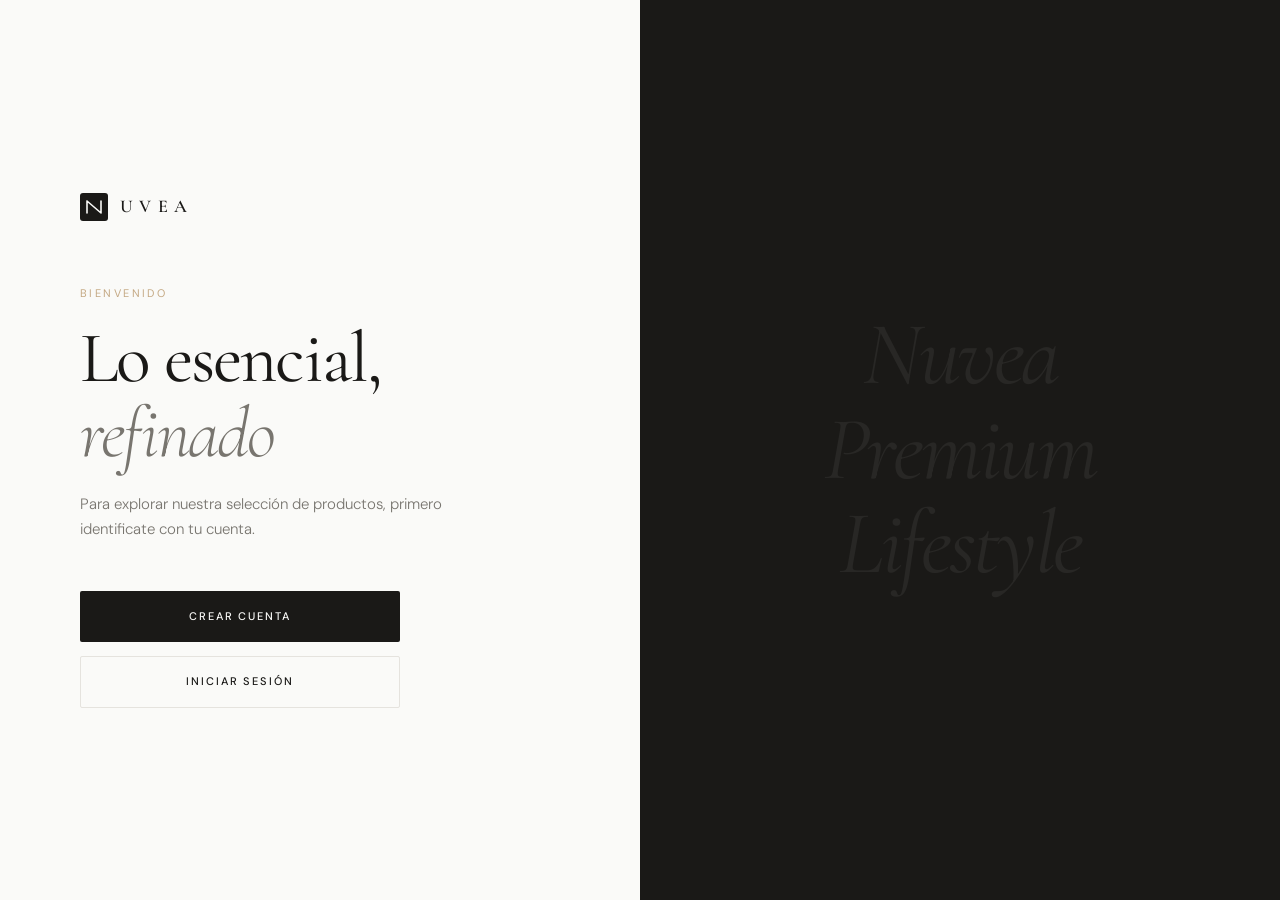
<file: index.html>
<!DOCTYPE html>
<html lang="es">
<head>
  <meta charset="UTF-8" />
  <meta http-equiv="refresh" content="0; url=pages/index.html" />
  <title>NUVEA</title>
</head>
<body>
  <a href="pages/index.html">Ir a NUVEA</a>
</body>
</html>
</file>
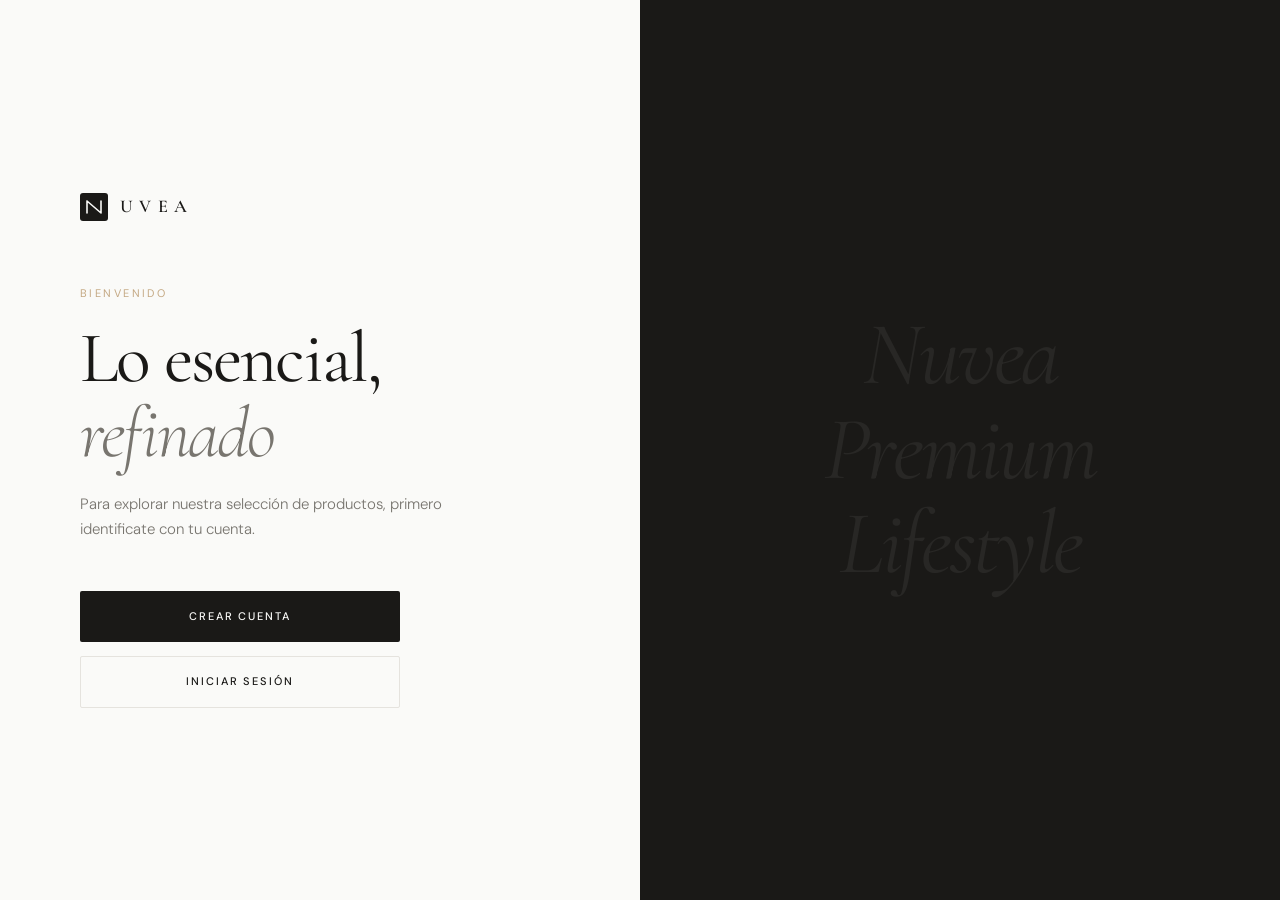
<file: pages/index.html>
<!DOCTYPE html>
<html lang="es">
<head>
  <meta charset="UTF-8" />
  <meta name="viewport" content="width=device-width, initial-scale=1.0" />
  <title>NUVEA — Tienda Premium</title>
  <link rel="stylesheet" href="../css/styles.css" />
</head>
<body>

  <!-- NAVBAR (generado por navbar.js) -->
  <nav class="navbar"></nav>

  <main>

    <!-- Hero -->
    <section class="hero">
      <p class="hero-eyebrow">Colección 2026</p>
      <h1 class="hero-title">Lo esencial, <em>refinado</em></h1>
      <p class="hero-subtitle">
        Una selección curada de productos premium para quienes valoran la calidad sobre la cantidad.
      </p>
      <a href="moda.html" class="hero-cta">Explorar colección</a>
    </section>

    <!-- Categorías -->
    <section class="categories-section">
      <div class="container">
        <p class="section-label">Categorías</p>

        <div class="categories-grid">

          <a href="moda.html" class="category-card">
            <span class="cat-num">01</span>
            <h2 class="cat-title">Moda</h2>
            <span class="cat-tag">Ropa &amp; Estilo</span>
            <p class="cat-desc">
              Piezas atemporales seleccionadas para una guardarropa consciente y refinada.
            </p>
            <span class="cat-arrow">&#8594;</span>
          </a>

          <a href="electronica.html" class="category-card">
            <span class="cat-num">02</span>
            <h2 class="cat-title">Electrónica</h2>
            <span class="cat-tag">Tecnología &amp; Dispositivos</span>
            <p class="cat-desc">
              Hardware y accesorios tech de alta gama para la productividad y el entretenimiento.
            </p>
            <span class="cat-arrow">&#8594;</span>
          </a>

          <a href="hogar.html" class="category-card">
            <span class="cat-num">03</span>
            <h2 class="cat-title">Hogar</h2>
            <span class="cat-tag">Diseño &amp; Decoración</span>
            <p class="cat-desc">
              Objetos y muebles que elevan cada espacio con diseño contemporáneo y materiales nobles.
            </p>
            <span class="cat-arrow">&#8594;</span>
          </a>

        </div>
      </div>
    </section>

    <!-- Destacados (3 productos por categoría traídos con fetch) -->
    <section class="products-section">
      <div class="container">
        <p class="section-label">Destacados</p>
        <div class="featured-grid products-grid"></div>
      </div>
    </section>

  </main>

  <footer>
    <span class="footer-brand">Nuvea</span>
    <span>&copy; 2026 NUVEA. Todos los derechos reservados.</span>
  </footer>

  <script src="../js/auth.js"></script>
  <script src="../js/cart.js"></script>
  <script src="../js/navbar.js"></script>
  <script src="../js/productCard.js"></script>
  <script>
    guardAuth();
    renderNavbar();
    renderFeatured();
  </script>

</body>
</html>
</file>
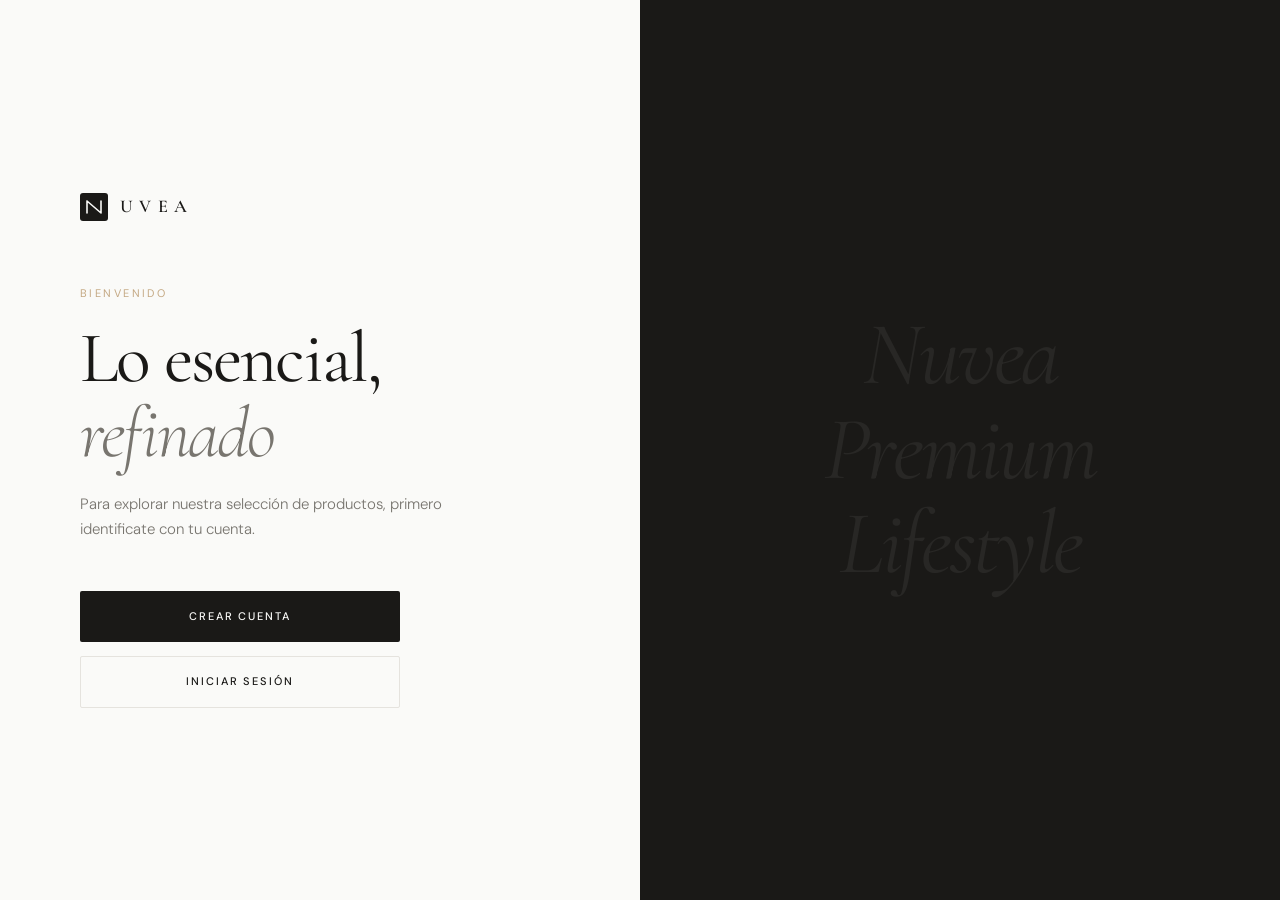
<file: cart.html>
<!DOCTYPE html>
<html lang="es">
<head>
  <meta charset="UTF-8" />
  <meta name="viewport" content="width=device-width, initial-scale=1.0" />
  <title>NUVEA — Carrito</title>
  <link rel="stylesheet" href="css/styles.css" />
</head>
<body>

  <!-- NAVBAR (generado por navbar.js) -->
  <nav class="navbar"></nav>

  <main>
    <section class="cart-section">
      <div class="container">
        <p class="section-label">Mi carrito</p>

        <div id="cartEmpty" class="cart-empty" style="display:none">
          <p>Tu carrito está vacío.</p>
          <a href="index.html" class="hero-cta">Ir a la tienda</a>
        </div>

        <div id="cartTable" class="cart-table-wrap" style="display:none">
          <table class="cart-table">
            <thead>
              <tr>
                <th>Producto</th>
                <th>Precio</th>
                <th>Cantidad</th>
                <th>Subtotal</th>
                <th></th>
              </tr>
            </thead>
            <tbody id="cartItems"></tbody>
          </table>
          <div class="cart-footer">
            <div class="cart-total-row">
              <span>Total</span>
              <span id="cartTotal">$0</span>
            </div>
            <button class="btn-submit cart-checkout">Finalizar compra</button>
          </div>
        </div>

      </div>
    </section>
  </main>

  <footer>
    <span class="footer-brand">Nuvea</span>
    <span>&copy; 2026 NUVEA. Todos los derechos reservados.</span>
  </footer>

  <script src="js/auth.js"></script>
  <script src="js/cart.js"></script>
  <script src="js/navbar.js"></script>
  <script>
    guardAuth();
    renderNavbar();

    function renderCart() {
      var items   = cartGet();
      var emptyEl = document.getElementById('cartEmpty');
      var tableEl = document.getElementById('cartTable');
      var bodyEl  = document.getElementById('cartItems');
      var totalEl = document.getElementById('cartTotal');

      if (items.length === 0) {
        emptyEl.style.display = 'block';
        tableEl.style.display = 'none';
        return;
      }

      emptyEl.style.display = 'none';
      tableEl.style.display = 'block';

      bodyEl.innerHTML = items.map(function (item) {
        return '<tr class="cart-row">' +
          '<td class="cart-name">' + item.name + '</td>' +
          '<td class="cart-cell">$' + item.price.toLocaleString('es-AR') + '</td>' +
          '<td class="cart-cell">' +
            '<div class="qty-control">' +
              '<button onclick="changeQty(\'' + item.id + '\', -1)">&#8722;</button>' +
              '<span>' + item.qty + '</span>' +
              '<button onclick="changeQty(\'' + item.id + '\', 1)">+</button>' +
            '</div>' +
          '</td>' +
          '<td class="cart-cell">$' + (item.price * item.qty).toLocaleString('es-AR') + '</td>' +
          '<td class="cart-cell cart-remove">' +
            '<button onclick="removeItem(\'' + item.id + '\')" aria-label="Eliminar">&#215;</button>' +
          '</td>' +
        '</tr>';
      }).join('');

      totalEl.textContent = '$' + cartTotal().toLocaleString('es-AR');
    }

    function changeQty(id, delta) {
      var items = cartGet();
      var item  = items.find(function (i) { return i.id === id; });
      if (!item) return;
      item.qty = Math.max(1, item.qty + delta);
      cartSave(items);
      updateCartBadge();
      renderCart();
    }

    function removeItem(id) {
      cartRemove(id);
      renderCart();
    }

    document.addEventListener('DOMContentLoaded', renderCart);
  </script>

</body>
</html>
</file>
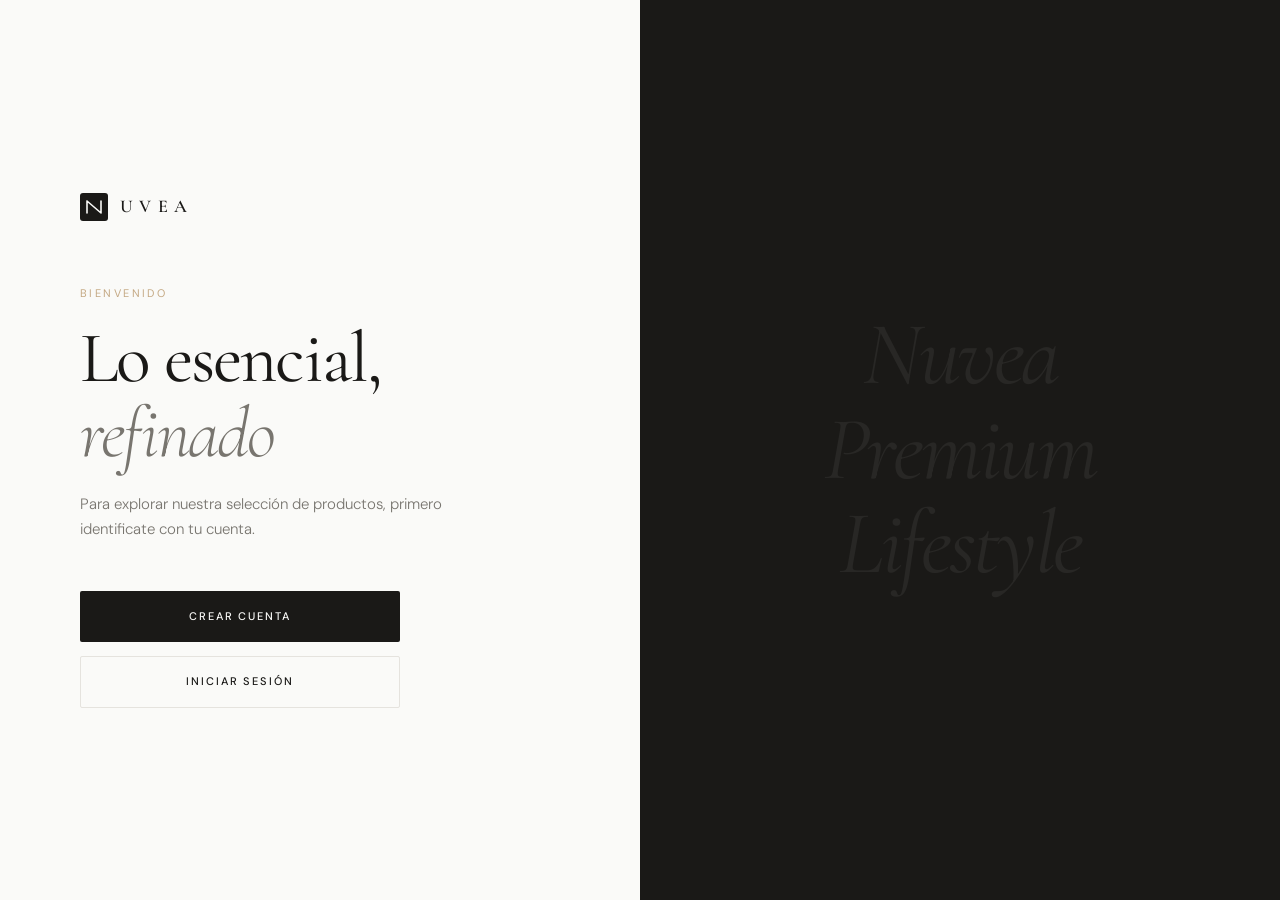
<file: gate.html>
<!DOCTYPE html>
<html lang="es">
<head>
  <meta charset="UTF-8" />
  <meta name="viewport" content="width=device-width, initial-scale=1.0" />
  <title>NUVEA</title>
  <link rel="stylesheet" href="css/styles.css" />
</head>
<body class="gate-body">

  <div class="gate-wrap">

    <!-- Contenido -->
    <div class="gate-content">

      <div class="gate-brand">
        <svg width="28" height="28" viewBox="0 0 28 28" fill="none" xmlns="http://www.w3.org/2000/svg">
          <rect width="28" height="28" rx="3" fill="#1A1917"/><path d="M7 8v12M7 8l14 12M21 8v12" stroke="#FAFAF8" stroke-width="1.6" stroke-linecap="round" stroke-linejoin="round"/>
        </svg>
        <span class="gate-brand-name">uvea</span>
      </div>

      <p class="gate-eyebrow">Bienvenido</p>
      <h1 class="gate-title">Lo esencial,<br/><em>refinado</em></h1>
      <p class="gate-sub">
        Para explorar nuestra selección de productos, primero
        identificate con tu cuenta.
      </p>

      <div class="gate-actions">
        <a href="register.html" class="gate-btn-primary">Crear cuenta</a>
        <a href="login.html"    class="gate-btn-secondary">Iniciar sesión</a>
      </div>

    </div>

    <!-- Panel visual -->
    <div class="gate-visual" aria-hidden="true">
      <p class="gate-visual-text">
        Nuvea<br/>
        Premium<br/>
        Lifestyle
      </p>
    </div>

  </div>

  <script src="js/auth.js"></script>
  <script>
    if (isLoggedIn()) window.location.replace('index.html');
  </script>

</body>
</html>
</file>
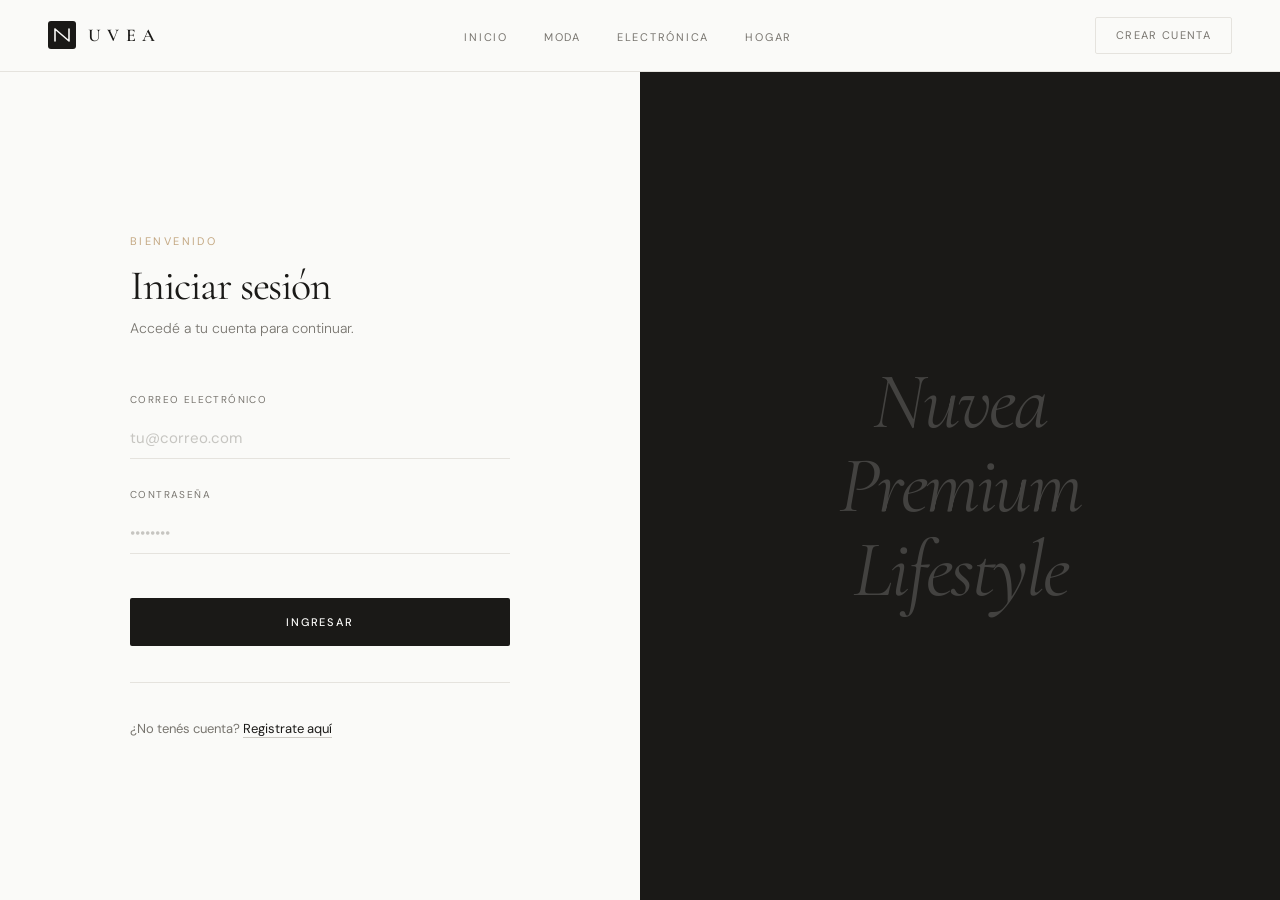
<file: login.html>
<!DOCTYPE html>
<html lang="es">
<head>
  <meta charset="UTF-8" />
  <meta name="viewport" content="width=device-width, initial-scale=1.0" />
  <title>NUVEA — Iniciar sesión</title>
  <link rel="stylesheet" href="css/styles.css" />
</head>
<body>

  <nav class="navbar">
    <a href="gate.html" class="nav-brand">
      <svg class="nav-logo" viewBox="0 0 28 28" fill="none" xmlns="http://www.w3.org/2000/svg">
        <rect width="28" height="28" rx="3" fill="#1A1917"/><path d="M7 8v12M7 8l14 12M21 8v12" stroke="#FAFAF8" stroke-width="1.6" stroke-linecap="round" stroke-linejoin="round"/>
      </svg>
      <span class="nav-brand-name">uvea</span>
    </a>
    <ul class="nav-links">
      <li><a href="gate.html">Inicio</a></li>
      <li><a href="pages/moda.html">Moda</a></li>
      <li><a href="pages/electronica.html">Electrónica</a></li>
      <li><a href="pages/hogar.html">Hogar</a></li>
    </ul>
    <button class="nav-toggle" aria-label="Menú" aria-expanded="false">
      <span></span><span></span><span></span>
    </button>
    <a href="register.html" class="btn-logout">Crear cuenta</a>
  </nav>

  <main>
    <div class="auth-wrap">

      <!-- Form panel -->
      <div class="auth-panel">
        <div class="auth-form-wrap">

          <p class="auth-eyebrow">Bienvenido</p>
          <h1 class="auth-title">Iniciar sesión</h1>
          <p class="auth-subtitle">Accedé a tu cuenta para continuar.</p>

          <form id="loginForm" novalidate>

            <div class="form-field">
              <label class="form-label" for="email">Correo electrónico</label>
              <input
                class="form-input"
                type="email"
                id="email"
                name="email"
                placeholder="tu@correo.com"
                required
                autocomplete="email"
              />
            </div>

            <div class="form-field">
              <label class="form-label" for="password">Contraseña</label>
              <input
                class="form-input"
                type="password"
                id="password"
                name="password"
                placeholder="••••••••"
                required
                autocomplete="current-password"
              />
            </div>

            <button type="submit" class="btn-submit">Ingresar</button>

            <p class="form-error" id="loginError"></p>

          </form>

          <div class="form-divider"></div>

          <p class="auth-footer">
            ¿No tenés cuenta?
            <a href="register.html">Registrate aquí</a>
          </p>

        </div>
      </div>

      <!-- Visual panel -->
      <div class="auth-visual" aria-hidden="true">
        <p class="auth-visual-text">
          Nuvea<br/>
          Premium<br/>
          Lifestyle
        </p>
      </div>

    </div>
  </main>

  <script src="js/auth.js"></script>
  <script>
    if (isLoggedIn()) window.location.replace('index.html');

    initNav();

    document.getElementById('loginForm').addEventListener('submit', function (e) {
      e.preventDefault();
      var email    = document.getElementById('email').value.trim();
      var password = document.getElementById('password').value;
      var errorEl  = document.getElementById('loginError');

      var result = authLogin(email, password);

      if (result.ok) {
        window.location.href = 'index.html';
      } else {
        errorEl.textContent = result.error;
        errorEl.classList.add('visible');
      }
    });

    ['email', 'password'].forEach(function (id) {
      document.getElementById(id).addEventListener('input', function () {
        document.getElementById('loginError').classList.remove('visible');
      });
    });
  </script>

</body>
</html>
</file>
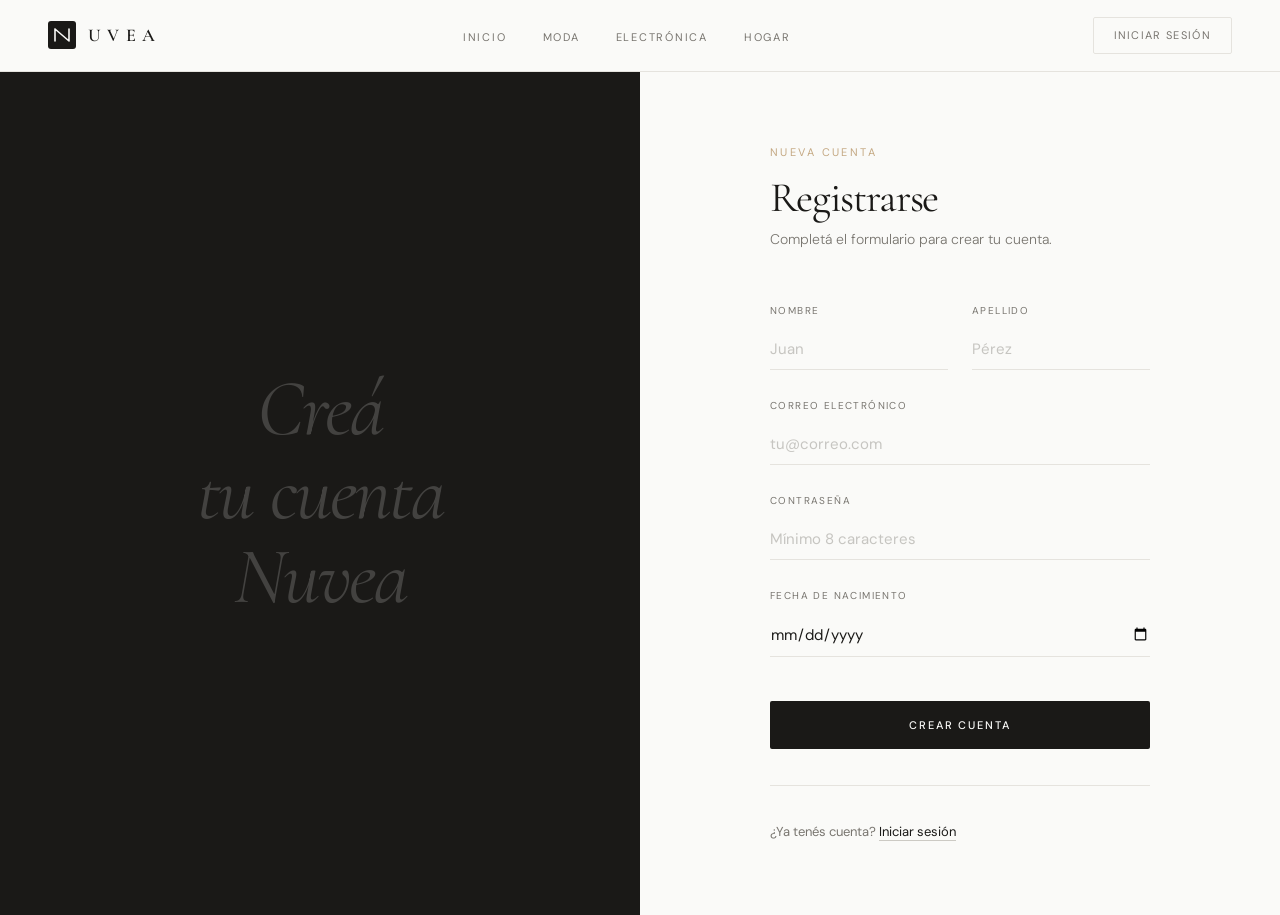
<file: register.html>
<!DOCTYPE html>
<html lang="es">
<head>
  <meta charset="UTF-8" />
  <meta name="viewport" content="width=device-width, initial-scale=1.0" />
  <title>NUVEA — Crear cuenta</title>
  <link rel="stylesheet" href="css/styles.css" />
</head>
<body>

  <nav class="navbar">
    <a href="gate.html" class="nav-brand">
      <svg class="nav-logo" viewBox="0 0 28 28" fill="none" xmlns="http://www.w3.org/2000/svg">
        <rect width="28" height="28" rx="3" fill="#1A1917"/><path d="M7 8v12M7 8l14 12M21 8v12" stroke="#FAFAF8" stroke-width="1.6" stroke-linecap="round" stroke-linejoin="round"/>
      </svg>
      <span class="nav-brand-name">uvea</span>
    </a>
    <ul class="nav-links">
      <li><a href="gate.html">Inicio</a></li>
      <li><a href="pages/moda.html">Moda</a></li>
      <li><a href="pages/electronica.html">Electrónica</a></li>
      <li><a href="pages/hogar.html">Hogar</a></li>
    </ul>
    <button class="nav-toggle" aria-label="Menú" aria-expanded="false">
      <span></span><span></span><span></span>
    </button>
    <a href="login.html" class="btn-logout">Iniciar sesión</a>
  </nav>

  <main>
    <div class="auth-wrap">

      <!-- Visual panel (izquierda en desktop) -->
      <div class="auth-visual" aria-hidden="true">
        <p class="auth-visual-text">
          Creá<br/>
          tu cuenta<br/>
          Nuvea
        </p>
      </div>

      <!-- Form panel -->
      <div class="auth-panel">
        <div class="auth-form-wrap">

          <p class="auth-eyebrow">Nueva cuenta</p>
          <h1 class="auth-title">Registrarse</h1>
          <p class="auth-subtitle">Completá el formulario para crear tu cuenta.</p>

          <form id="registerForm" novalidate>

            <div class="form-row">
              <div class="form-field">
                <label class="form-label" for="nombre">Nombre</label>
                <input
                  class="form-input"
                  type="text"
                  id="nombre"
                  name="nombre"
                  placeholder="Juan"
                  required
                  autocomplete="given-name"
                />
              </div>
              <div class="form-field">
                <label class="form-label" for="apellido">Apellido</label>
                <input
                  class="form-input"
                  type="text"
                  id="apellido"
                  name="apellido"
                  placeholder="Pérez"
                  required
                  autocomplete="family-name"
                />
              </div>
            </div>

            <div class="form-field">
              <label class="form-label" for="email">Correo electrónico</label>
              <input
                class="form-input"
                type="email"
                id="email"
                name="email"
                placeholder="tu@correo.com"
                required
                autocomplete="email"
              />
            </div>

            <div class="form-field">
              <label class="form-label" for="password">Contraseña</label>
              <input
                class="form-input"
                type="password"
                id="password"
                name="password"
                placeholder="Mínimo 8 caracteres"
                minlength="8"
                required
                autocomplete="new-password"
              />
            </div>

            <div class="form-field">
              <label class="form-label" for="fechaNacimiento">Fecha de nacimiento</label>
              <input
                class="form-input"
                type="date"
                id="fechaNacimiento"
                name="fechaNacimiento"
                required
                autocomplete="bday"
              />
            </div>

            <button type="submit" class="btn-submit">Crear cuenta</button>

            <p class="form-error" id="registerError"></p>

          </form>

          <div class="form-divider"></div>

          <p class="auth-footer">
            ¿Ya tenés cuenta?
            <a href="login.html">Iniciar sesión</a>
          </p>

        </div>
      </div>

    </div>
  </main>

  <!-- MODAL DE ÉXITO -->
  <div class="modal-overlay" id="successModal" aria-modal="true" role="dialog">
    <div class="modal">
      <div class="modal-check" aria-hidden="true">&#10003;</div>
      <h2 class="modal-title">¡Cuenta creada!</h2>
      <p class="modal-body">
        Tu cuenta fue creada exitosamente.<br/>
        Ahora podés iniciar sesión con tus datos.
      </p>
      <a href="login.html" class="modal-btn">Ir a iniciar sesión</a>
    </div>
  </div>

  <script src="js/auth.js"></script>
  <script>
    if (isLoggedIn()) window.location.replace('index.html');

    initNav();

    document.getElementById('registerForm').addEventListener('submit', function (e) {
      e.preventDefault();
      var errorEl   = document.getElementById('registerError');
      var nombre    = document.getElementById('nombre').value.trim();
      var apellido  = document.getElementById('apellido').value.trim();
      var email     = document.getElementById('email').value.trim();
      var password  = document.getElementById('password').value;
      var fecha     = document.getElementById('fechaNacimiento').value;

      if (!nombre || !apellido) {
        errorEl.textContent = 'Por favor completá nombre y apellido.';
        errorEl.classList.add('visible');
        return;
      }
      if (password.length < 8) {
        errorEl.textContent = 'La contraseña debe tener al menos 8 caracteres.';
        errorEl.classList.add('visible');
        return;
      }
      if (!fecha) {
        errorEl.textContent = 'Por favor ingresá tu fecha de nacimiento.';
        errorEl.classList.add('visible');
        return;
      }

      var result = authRegister({ nombre: nombre, apellido: apellido, email: email, password: password, fechaNacimiento: fecha });

      if (result.ok) {
        document.getElementById('successModal').classList.add('active');
      } else {
        errorEl.textContent = result.error;
        errorEl.classList.add('visible');
      }
    });

    ['nombre', 'apellido', 'email', 'password', 'fechaNacimiento'].forEach(function (id) {
      document.getElementById(id).addEventListener('input', function () {
        document.getElementById('registerError').classList.remove('visible');
      });
    });
  </script>

</body>
</html>
</file>
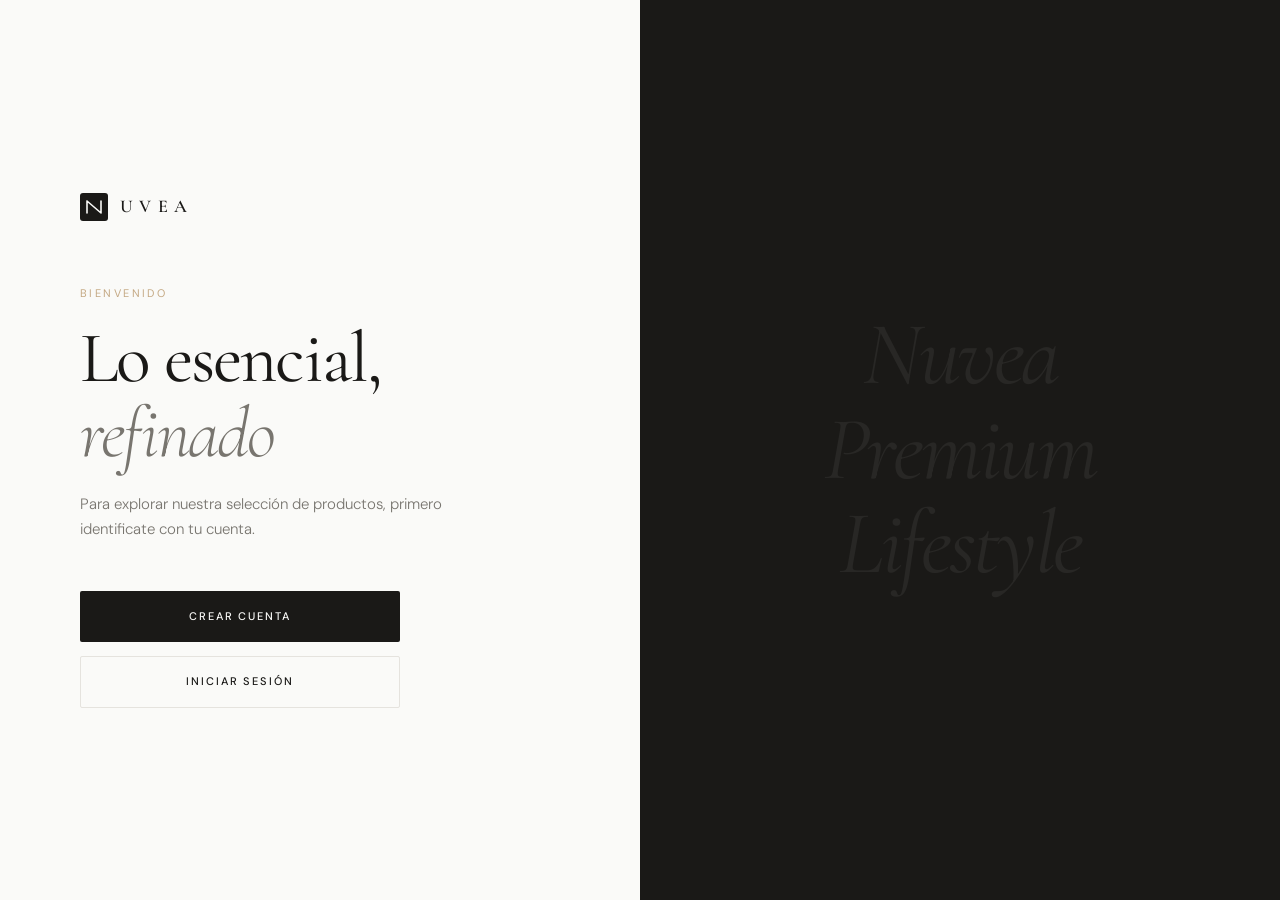
<file: pages/cart.html>
<!DOCTYPE html>
<html lang="es">
<head>
  <meta charset="UTF-8" />
  <meta name="viewport" content="width=device-width, initial-scale=1.0" />
  <title>NUVEA — Carrito</title>
  <link rel="stylesheet" href="../css/styles.css" />
</head>
<body>

  <!-- NAVBAR (generado por navbar.js) -->
  <nav class="navbar"></nav>

  <main>
    <section class="cart-section">
      <div class="container">
        <p class="section-label">Mi carrito</p>

        <div id="cartEmpty" class="cart-empty" style="display:none">
          <p>Tu carrito está vacío.</p>
          <a href="index.html" class="hero-cta">Ir a la tienda</a>
        </div>

        <div id="cartTable" class="cart-table-wrap" style="display:none">
          <table class="cart-table">
            <thead>
              <tr>
                <th>Producto</th>
                <th>Precio</th>
                <th>Cantidad</th>
                <th>Subtotal</th>
                <th></th>
              </tr>
            </thead>
            <tbody id="cartItems"></tbody>
          </table>
          <div class="cart-footer">
            <div class="cart-total-row">
              <span>Total</span>
              <span id="cartTotal">$0</span>
            </div>
            <button class="btn-submit cart-checkout">Finalizar compra</button>
          </div>
        </div>

      </div>
    </section>
  </main>

  <footer>
    <span class="footer-brand">Nuvea</span>
    <span>&copy; 2026 NUVEA. Todos los derechos reservados.</span>
  </footer>

  <script src="../js/auth.js"></script>
  <script src="../js/cart.js"></script>
  <script src="../js/navbar.js"></script>
  <script>
    guardAuth();
    renderNavbar();

    function renderCart() {
      var items   = cartGet();
      var emptyEl = document.getElementById('cartEmpty');
      var tableEl = document.getElementById('cartTable');
      var bodyEl  = document.getElementById('cartItems');
      var totalEl = document.getElementById('cartTotal');

      if (items.length === 0) {
        emptyEl.style.display = 'block';
        tableEl.style.display = 'none';
        return;
      }

      emptyEl.style.display = 'none';
      tableEl.style.display = 'block';

      bodyEl.innerHTML = items.map(function (item) {
        return '<tr class="cart-row">' +
          '<td class="cart-name">' + item.name + '</td>' +
          '<td class="cart-cell">$' + item.price.toLocaleString('es-AR') + '</td>' +
          '<td class="cart-cell">' +
            '<div class="qty-control">' +
              '<button onclick="changeQty(\'' + item.id + '\', -1)">&#8722;</button>' +
              '<span>' + item.qty + '</span>' +
              '<button onclick="changeQty(\'' + item.id + '\', 1)">+</button>' +
            '</div>' +
          '</td>' +
          '<td class="cart-cell">$' + (item.price * item.qty).toLocaleString('es-AR') + '</td>' +
          '<td class="cart-cell cart-remove">' +
            '<button onclick="removeItem(\'' + item.id + '\')" aria-label="Eliminar">&#215;</button>' +
          '</td>' +
        '</tr>';
      }).join('');

      totalEl.textContent = '$' + cartTotal().toLocaleString('es-AR');
    }

    function changeQty(id, delta) {
      var items = cartGet();
      var item  = items.find(function (i) { return i.id === id; });
      if (!item) return;
      item.qty = Math.max(1, item.qty + delta);
      cartSave(items);
      updateCartBadge();
      renderCart();
    }

    function removeItem(id) {
      cartRemove(id);
      renderCart();
    }

    document.addEventListener('DOMContentLoaded', renderCart);
  </script>

</body>
</html>
</file>
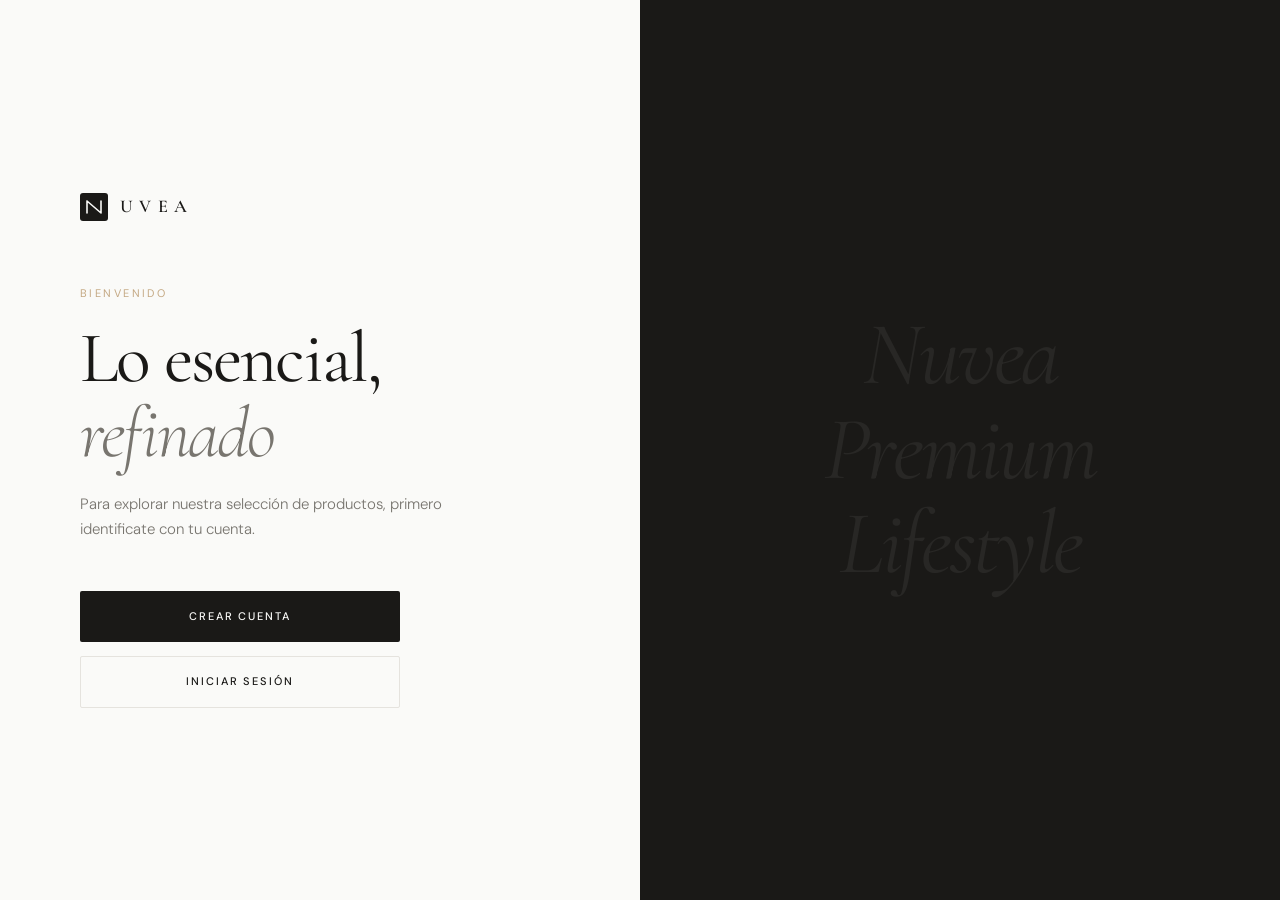
<file: pages/electronica.html>
<!DOCTYPE html>
<html lang="es">
<head>
  <meta charset="UTF-8" />
  <meta name="viewport" content="width=device-width, initial-scale=1.0" />
  <title>NUVEA — Electrónica</title>
  <link rel="stylesheet" href="../css/styles.css" />
</head>
<body>

  <!-- NAVBAR (generado por navbar.js) -->
  <nav class="navbar"></nav>

  <main>

    <section class="cat-hero container">
      <p class="cat-hero-store">NUVEA · Categoría</p>
      <h1 class="cat-hero-title">Electrónica</h1>
      <p class="cat-hero-sub">
        Hardware y accesorios tech de alta gama. Dispositivos pensados para la productividad,
        el diseño y el entretenimiento sin compromisos.
      </p>
    </section>

    <section class="products-section">
      <div class="container">
        <p class="section-label">Productos</p>

        <!-- Cards generadas por productCard.js -->
        <div class="products-grid"></div>

      </div>
    </section>

  </main>

  <footer>
    <span class="footer-brand">Nuvea</span>
    <span>&copy; 2026 NUVEA. Todos los derechos reservados.</span>
  </footer>

  <script src="../js/auth.js"></script>
  <script src="../js/cart.js"></script>
  <script src="../js/navbar.js"></script>
  <script src="../js/productCard.js"></script>
  <script>
    guardAuth();
    renderNavbar();
    renderProducts('electronica');
  </script>

</body>
</html>
</file>
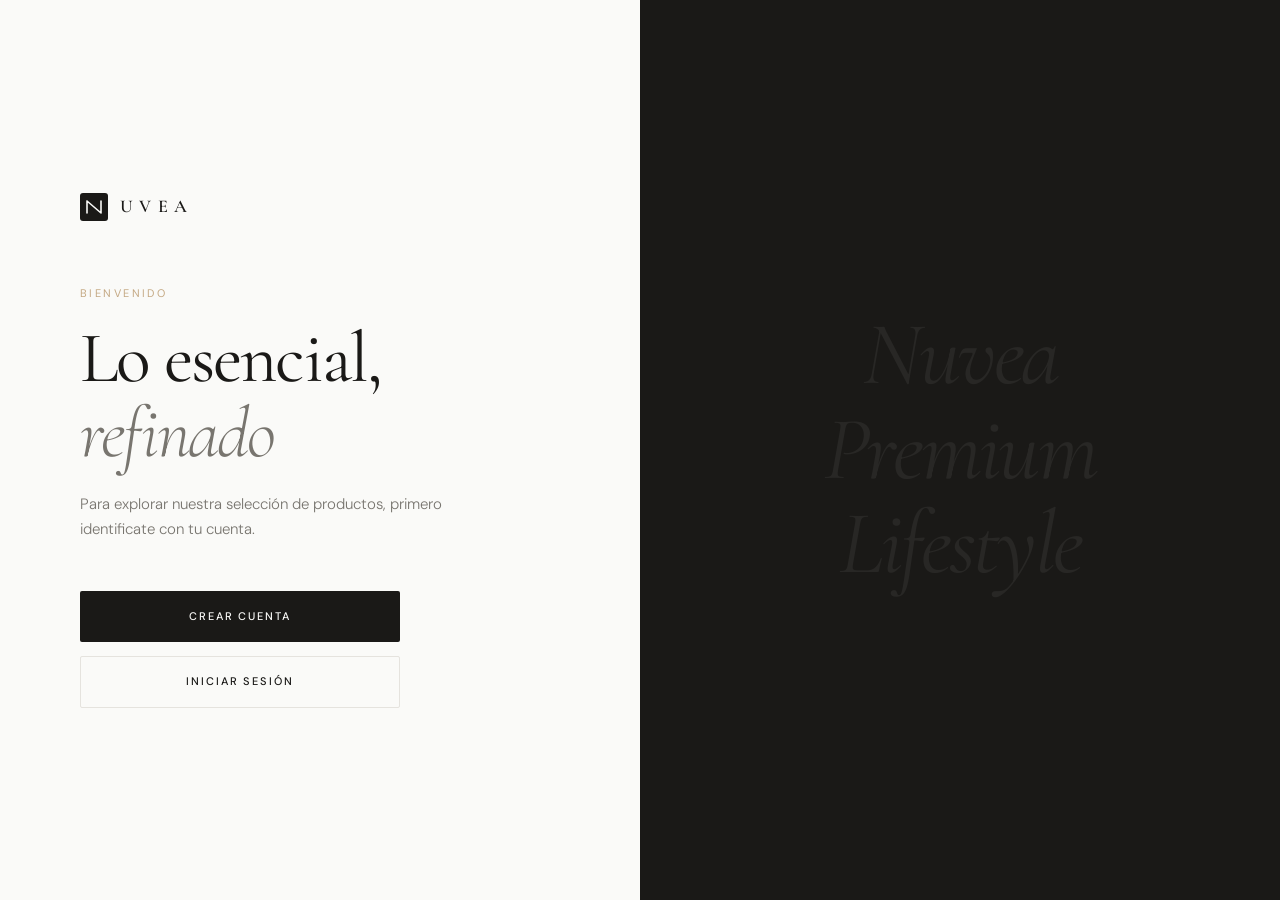
<file: pages/gate.html>
<!DOCTYPE html>
<html lang="es">
<head>
  <meta charset="UTF-8" />
  <meta name="viewport" content="width=device-width, initial-scale=1.0" />
  <title>NUVEA</title>
  <link rel="stylesheet" href="../css/styles.css" />
</head>
<body class="gate-body">

  <div class="gate-wrap">

    <!-- Contenido -->
    <div class="gate-content">

      <div class="gate-brand">
        <svg width="28" height="28" viewBox="0 0 28 28" fill="none" xmlns="http://www.w3.org/2000/svg">
          <rect width="28" height="28" rx="3" fill="#1A1917"/><path d="M7 8v12M7 8l14 12M21 8v12" stroke="#FAFAF8" stroke-width="1.6" stroke-linecap="round" stroke-linejoin="round"/>
        </svg>
        <span class="gate-brand-name">uvea</span>
      </div>

      <p class="gate-eyebrow">Bienvenido</p>
      <h1 class="gate-title">Lo esencial,<br/><em>refinado</em></h1>
      <p class="gate-sub">
        Para explorar nuestra selección de productos, primero
        identificate con tu cuenta.
      </p>

      <div class="gate-actions">
        <a href="register.html" class="gate-btn-primary">Crear cuenta</a>
        <a href="login.html"    class="gate-btn-secondary">Iniciar sesión</a>
      </div>

    </div>

    <!-- Panel visual -->
    <div class="gate-visual" aria-hidden="true">
      <p class="gate-visual-text">
        Nuvea<br/>
        Premium<br/>
        Lifestyle
      </p>
    </div>

  </div>

  <script src="../js/auth.js"></script>
  <script>
    if (isLoggedIn()) window.location.replace('index.html');
  </script>

</body>
</html>
</file>
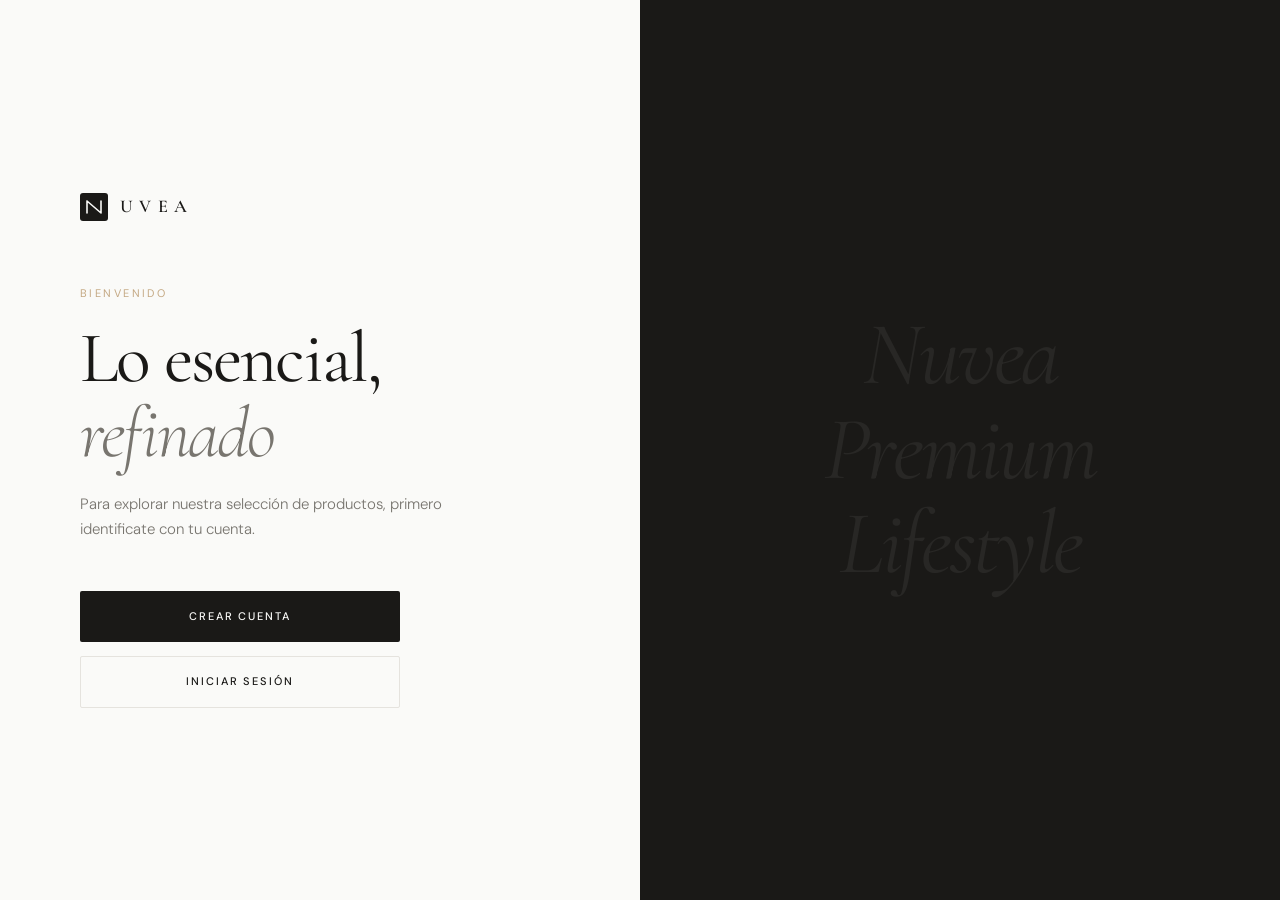
<file: pages/hogar.html>
<!DOCTYPE html>
<html lang="es">
<head>
  <meta charset="UTF-8" />
  <meta name="viewport" content="width=device-width, initial-scale=1.0" />
  <title>NUVEA — Hogar</title>
  <link rel="stylesheet" href="../css/styles.css" />
</head>
<body>

  <!-- NAVBAR (generado por navbar.js) -->
  <nav class="navbar"></nav>

  <main>

    <section class="cat-hero container">
      <p class="cat-hero-store">NUVEA · Categoría</p>
      <h1 class="cat-hero-title">Hogar</h1>
      <p class="cat-hero-sub">
        Objetos y muebles que elevan cada espacio. Diseño contemporáneo
        en materiales nobles, pensados para durar una generación.
      </p>
    </section>

    <section class="products-section">
      <div class="container">
        <p class="section-label">Productos</p>

        <!-- Cards generadas por productCard.js -->
        <div class="products-grid"></div>

      </div>
    </section>

  </main>

  <footer>
    <span class="footer-brand">Nuvea</span>
    <span>&copy; 2026 NUVEA. Todos los derechos reservados.</span>
  </footer>

  <script src="../js/auth.js"></script>
  <script src="../js/cart.js"></script>
  <script src="../js/navbar.js"></script>
  <script src="../js/productCard.js"></script>
  <script>
    guardAuth();
    renderNavbar();
    renderProducts('hogar');
  </script>

</body>
</html>
</file>
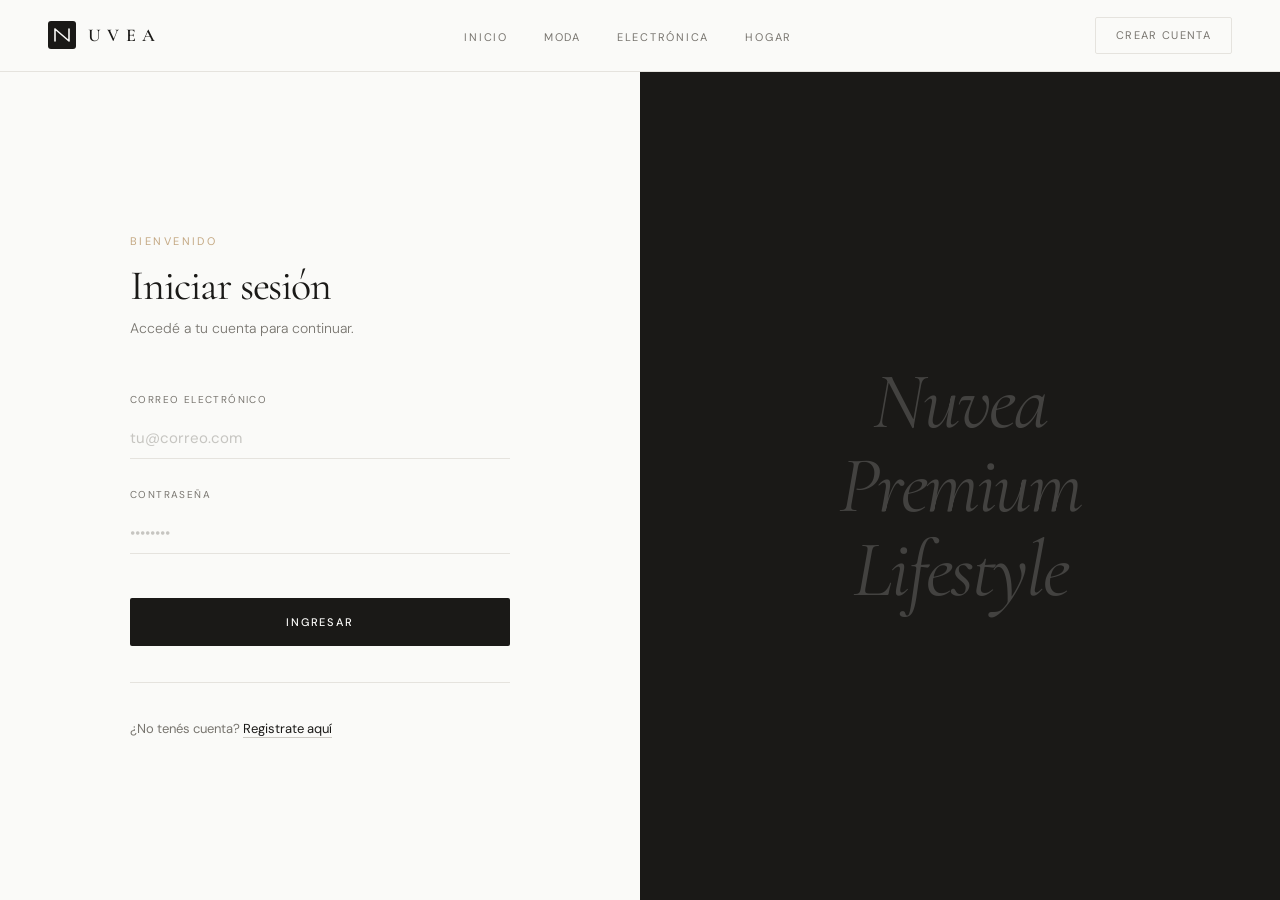
<file: pages/login.html>
<!DOCTYPE html>
<html lang="es">
<head>
  <meta charset="UTF-8" />
  <meta name="viewport" content="width=device-width, initial-scale=1.0" />
  <title>NUVEA — Iniciar sesión</title>
  <link rel="stylesheet" href="../css/styles.css" />
</head>
<body>

  <nav class="navbar">
    <a href="gate.html" class="nav-brand">
      <svg class="nav-logo" viewBox="0 0 28 28" fill="none" xmlns="http://www.w3.org/2000/svg">
        <rect width="28" height="28" rx="3" fill="#1A1917"/><path d="M7 8v12M7 8l14 12M21 8v12" stroke="#FAFAF8" stroke-width="1.6" stroke-linecap="round" stroke-linejoin="round"/>
      </svg>
      <span class="nav-brand-name">uvea</span>
    </a>
    <ul class="nav-links">
      <li><a href="gate.html">Inicio</a></li>
      <li><a href="moda.html">Moda</a></li>
      <li><a href="electronica.html">Electrónica</a></li>
      <li><a href="hogar.html">Hogar</a></li>
    </ul>
    <button class="nav-toggle" aria-label="Menú" aria-expanded="false">
      <span></span><span></span><span></span>
    </button>
    <a href="register.html" class="btn-logout">Crear cuenta</a>
  </nav>

  <main>
    <div class="auth-wrap">

      <!-- Form panel -->
      <div class="auth-panel">
        <div class="auth-form-wrap">

          <p class="auth-eyebrow">Bienvenido</p>
          <h1 class="auth-title">Iniciar sesión</h1>
          <p class="auth-subtitle">Accedé a tu cuenta para continuar.</p>

          <form id="loginForm" novalidate>

            <div class="form-field">
              <label class="form-label" for="email">Correo electrónico</label>
              <input
                class="form-input"
                type="email"
                id="email"
                name="email"
                placeholder="tu@correo.com"
                required
                autocomplete="email"
              />
            </div>

            <div class="form-field">
              <label class="form-label" for="password">Contraseña</label>
              <input
                class="form-input"
                type="password"
                id="password"
                name="password"
                placeholder="••••••••"
                required
                autocomplete="current-password"
              />
            </div>

            <button type="submit" class="btn-submit">Ingresar</button>

            <p class="form-error" id="loginError"></p>

          </form>

          <div class="form-divider"></div>

          <p class="auth-footer">
            ¿No tenés cuenta?
            <a href="register.html">Registrate aquí</a>
          </p>

        </div>
      </div>

      <!-- Visual panel -->
      <div class="auth-visual" aria-hidden="true">
        <p class="auth-visual-text">
          Nuvea<br/>
          Premium<br/>
          Lifestyle
        </p>
      </div>

    </div>
  </main>

  <script src="../js/auth.js"></script>
  <script>
    if (isLoggedIn()) window.location.replace('index.html');

    initNav();

    document.getElementById('loginForm').addEventListener('submit', function (e) {
      e.preventDefault();
      var email    = document.getElementById('email').value.trim();
      var password = document.getElementById('password').value;
      var errorEl  = document.getElementById('loginError');

      var result = authLogin(email, password);

      if (result.ok) {
        window.location.href = 'index.html';
      } else {
        errorEl.textContent = result.error;
        errorEl.classList.add('visible');
      }
    });

    ['email', 'password'].forEach(function (id) {
      document.getElementById(id).addEventListener('input', function () {
        document.getElementById('loginError').classList.remove('visible');
      });
    });
  </script>

</body>
</html>
</file>
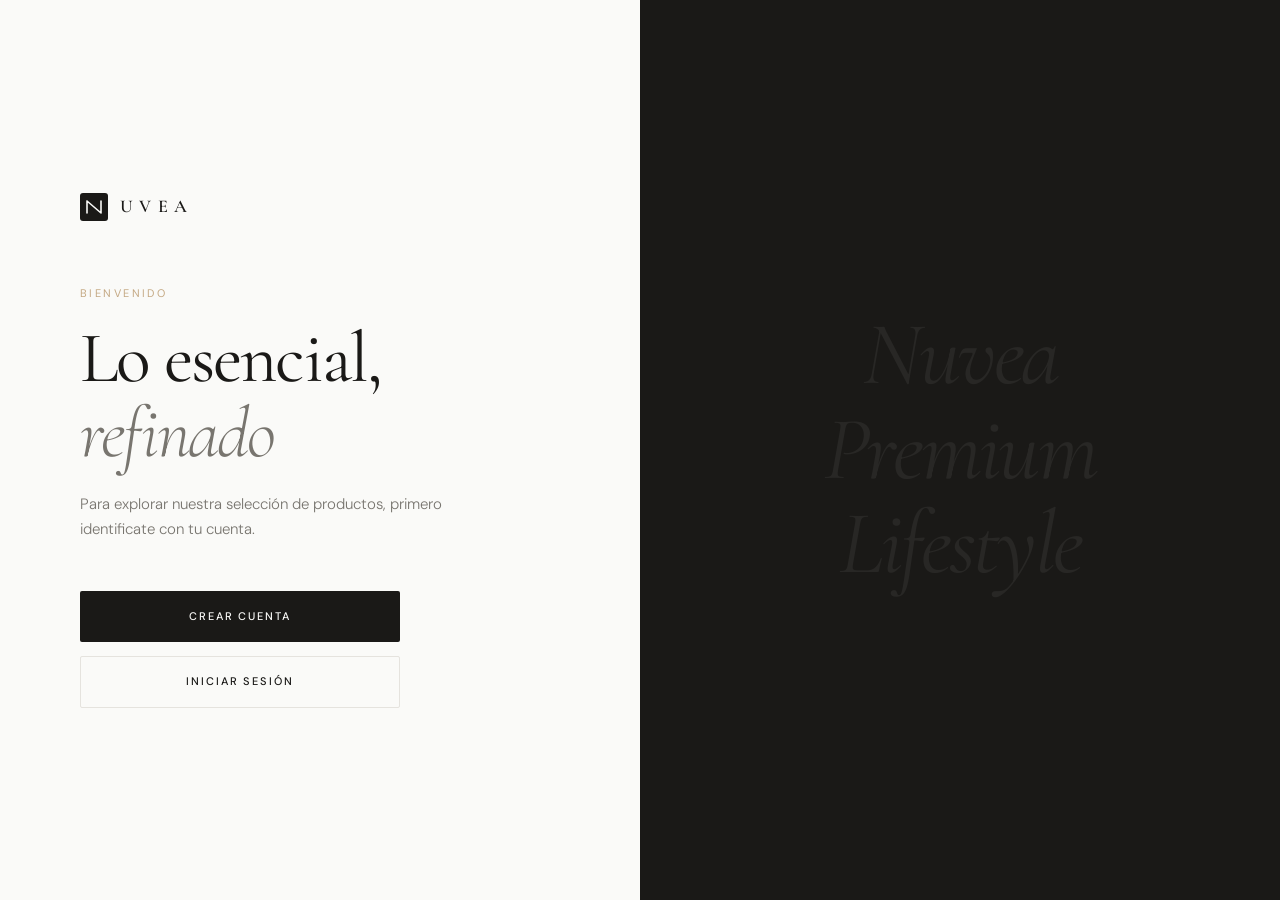
<file: pages/moda.html>
<!DOCTYPE html>
<html lang="es">
<head>
  <meta charset="UTF-8" />
  <meta name="viewport" content="width=device-width, initial-scale=1.0" />
  <title>NUVEA — Moda</title>
  <link rel="stylesheet" href="../css/styles.css" />
</head>
<body>

  <!-- NAVBAR (generado por navbar.js) -->
  <nav class="navbar"></nav>

  <main>

    <section class="cat-hero container">
      <p class="cat-hero-store">NUVEA · Categoría</p>
      <h1 class="cat-hero-title">Moda</h1>
      <p class="cat-hero-sub">
        Piezas atemporales seleccionadas para una guardarropa consciente y refinada.
        Calidad de confección sin concesiones estéticas.
      </p>
    </section>

    <section class="products-section">
      <div class="container">
        <p class="section-label">Productos</p>

        <!-- Cards generadas por productCard.js -->
        <div class="products-grid"></div>

      </div>
    </section>

  </main>

  <footer>
    <span class="footer-brand">Nuvea</span>
    <span>&copy; 2026 NUVEA. Todos los derechos reservados.</span>
  </footer>

  <script src="../js/auth.js"></script>
  <script src="../js/cart.js"></script>
  <script src="../js/navbar.js"></script>
  <script src="../js/productCard.js"></script>
  <script>
    guardAuth();
    renderNavbar();
    renderProducts('moda');
  </script>

</body>
</html>
</file>
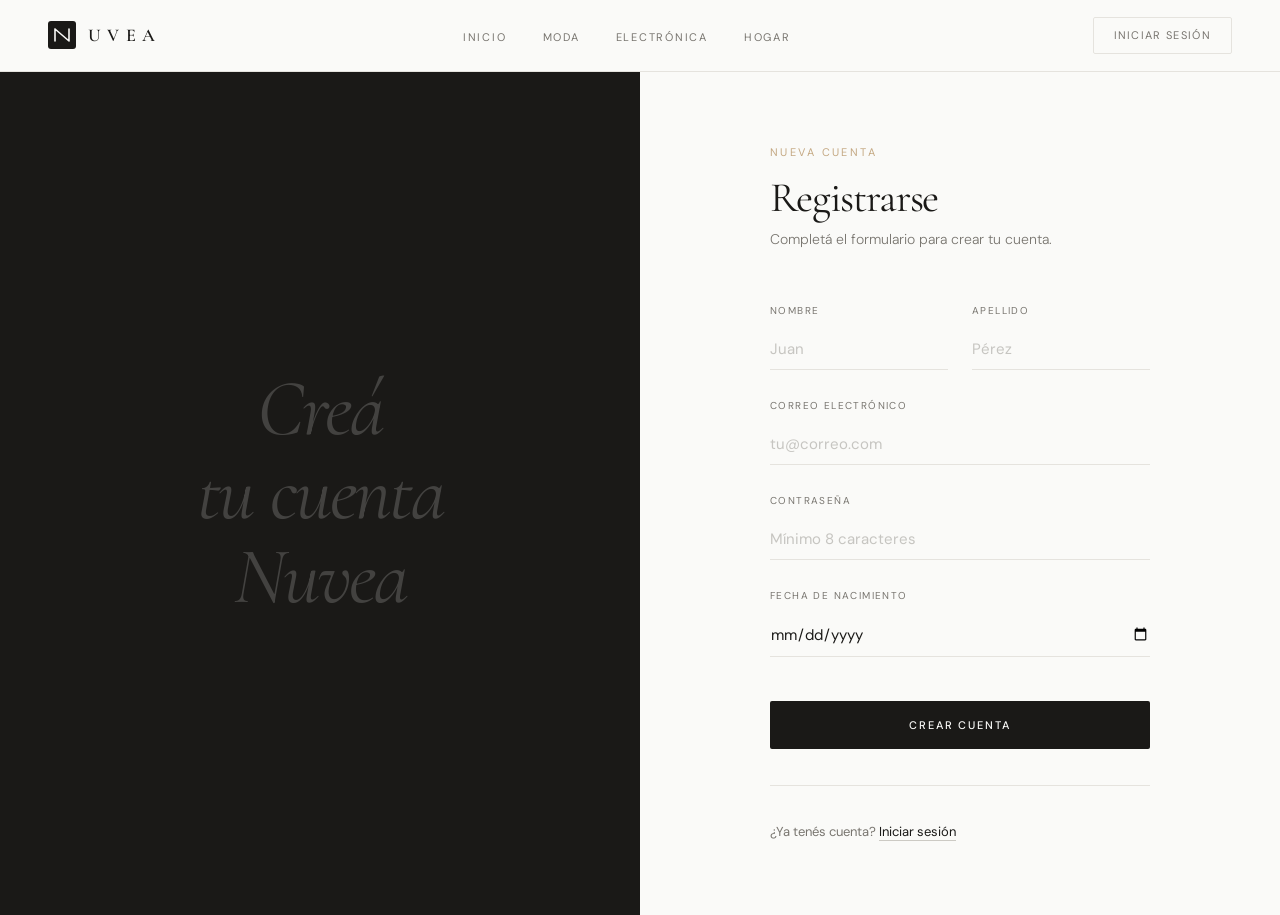
<file: pages/register.html>
<!DOCTYPE html>
<html lang="es">
<head>
  <meta charset="UTF-8" />
  <meta name="viewport" content="width=device-width, initial-scale=1.0" />
  <title>NUVEA — Crear cuenta</title>
  <link rel="stylesheet" href="../css/styles.css" />
</head>
<body>

  <nav class="navbar">
    <a href="gate.html" class="nav-brand">
      <svg class="nav-logo" viewBox="0 0 28 28" fill="none" xmlns="http://www.w3.org/2000/svg">
        <rect width="28" height="28" rx="3" fill="#1A1917"/><path d="M7 8v12M7 8l14 12M21 8v12" stroke="#FAFAF8" stroke-width="1.6" stroke-linecap="round" stroke-linejoin="round"/>
      </svg>
      <span class="nav-brand-name">uvea</span>
    </a>
    <ul class="nav-links">
      <li><a href="gate.html">Inicio</a></li>
      <li><a href="moda.html">Moda</a></li>
      <li><a href="electronica.html">Electrónica</a></li>
      <li><a href="hogar.html">Hogar</a></li>
    </ul>
    <button class="nav-toggle" aria-label="Menú" aria-expanded="false">
      <span></span><span></span><span></span>
    </button>
    <a href="login.html" class="btn-logout">Iniciar sesión</a>
  </nav>

  <main>
    <div class="auth-wrap">

      <!-- Visual panel (izquierda en desktop) -->
      <div class="auth-visual" aria-hidden="true">
        <p class="auth-visual-text">
          Creá<br/>
          tu cuenta<br/>
          Nuvea
        </p>
      </div>

      <!-- Form panel -->
      <div class="auth-panel">
        <div class="auth-form-wrap">

          <p class="auth-eyebrow">Nueva cuenta</p>
          <h1 class="auth-title">Registrarse</h1>
          <p class="auth-subtitle">Completá el formulario para crear tu cuenta.</p>

          <form id="registerForm" novalidate>

            <div class="form-row">
              <div class="form-field">
                <label class="form-label" for="nombre">Nombre</label>
                <input
                  class="form-input"
                  type="text"
                  id="nombre"
                  name="nombre"
                  placeholder="Juan"
                  required
                  autocomplete="given-name"
                />
              </div>
              <div class="form-field">
                <label class="form-label" for="apellido">Apellido</label>
                <input
                  class="form-input"
                  type="text"
                  id="apellido"
                  name="apellido"
                  placeholder="Pérez"
                  required
                  autocomplete="family-name"
                />
              </div>
            </div>

            <div class="form-field">
              <label class="form-label" for="email">Correo electrónico</label>
              <input
                class="form-input"
                type="email"
                id="email"
                name="email"
                placeholder="tu@correo.com"
                required
                autocomplete="email"
              />
            </div>

            <div class="form-field">
              <label class="form-label" for="password">Contraseña</label>
              <input
                class="form-input"
                type="password"
                id="password"
                name="password"
                placeholder="Mínimo 8 caracteres"
                minlength="8"
                required
                autocomplete="new-password"
              />
            </div>

            <div class="form-field">
              <label class="form-label" for="fechaNacimiento">Fecha de nacimiento</label>
              <input
                class="form-input"
                type="date"
                id="fechaNacimiento"
                name="fechaNacimiento"
                required
                autocomplete="bday"
              />
            </div>

            <button type="submit" class="btn-submit">Crear cuenta</button>

            <p class="form-error" id="registerError"></p>

          </form>

          <div class="form-divider"></div>

          <p class="auth-footer">
            ¿Ya tenés cuenta?
            <a href="login.html">Iniciar sesión</a>
          </p>

        </div>
      </div>

    </div>
  </main>

  <!-- MODAL DE ÉXITO -->
  <div class="modal-overlay" id="successModal" aria-modal="true" role="dialog">
    <div class="modal">
      <div class="modal-check" aria-hidden="true">&#10003;</div>
      <h2 class="modal-title">¡Cuenta creada!</h2>
      <p class="modal-body">
        Tu cuenta fue creada exitosamente.<br/>
        Ahora podés iniciar sesión con tus datos.
      </p>
      <a href="login.html" class="modal-btn">Ir a iniciar sesión</a>
    </div>
  </div>

  <script src="../js/auth.js"></script>
  <script>
    if (isLoggedIn()) window.location.replace('index.html');

    initNav();

    document.getElementById('registerForm').addEventListener('submit', function (e) {
      e.preventDefault();
      var errorEl   = document.getElementById('registerError');
      var nombre    = document.getElementById('nombre').value.trim();
      var apellido  = document.getElementById('apellido').value.trim();
      var email     = document.getElementById('email').value.trim();
      var password  = document.getElementById('password').value;
      var fecha     = document.getElementById('fechaNacimiento').value;

      if (!nombre || !apellido) {
        errorEl.textContent = 'Por favor completá nombre y apellido.';
        errorEl.classList.add('visible');
        return;
      }
      if (password.length < 8) {
        errorEl.textContent = 'La contraseña debe tener al menos 8 caracteres.';
        errorEl.classList.add('visible');
        return;
      }
      if (!fecha) {
        errorEl.textContent = 'Por favor ingresá tu fecha de nacimiento.';
        errorEl.classList.add('visible');
        return;
      }

      var result = authRegister({ nombre: nombre, apellido: apellido, email: email, password: password, fechaNacimiento: fecha });

      if (result.ok) {
        document.getElementById('successModal').classList.add('active');
      } else {
        errorEl.textContent = result.error;
        errorEl.classList.add('visible');
      }
    });

    ['nombre', 'apellido', 'email', 'password', 'fechaNacimiento'].forEach(function (id) {
      document.getElementById(id).addEventListener('input', function () {
        document.getElementById('registerError').classList.remove('visible');
      });
    });
  </script>

</body>
</html>
</file>
<file: css/styles.css>
/* ==========================================================
   NUVEA — Design System
   ========================================================== */

@import url('https://fonts.googleapis.com/css2?family=Cormorant+Garamond:ital,wght@0,300;0,400;0,600;1,300;1,400&family=DM+Sans:wght@300;400;500&display=swap');

/* --- Variables ------------------------------------------- */
:root {
  --bg:           #FAFAF8;
  --surface:      #FFFFFF;
  --border:       #E5E3DE;
  --border-dark:  #CCCAC4;
  --text:         #1A1917;
  --text-muted:   #78756F;
  --accent:       #C4A882;
  --nav-h:        72px;
  --radius:       2px;
  --max-w:        1200px;
  --pad-x:        48px;
}

/* --- Reset ----------------------------------------------- */
*, *::before, *::after { margin: 0; padding: 0; box-sizing: border-box; }
html { font-size: 16px; scroll-behavior: smooth; }

body {
  font-family: 'DM Sans', system-ui, sans-serif;
  background: var(--bg);
  color: var(--text);
  line-height: 1.6;
  min-height: 100vh;
  -webkit-font-smoothing: antialiased;
}

h1, h2, h3, h4 {
  font-family: 'Cormorant Garamond', Georgia, serif;
  font-weight: 400;
  line-height: 1.15;
}

a { color: inherit; }
img, svg { display: block; }

/* ==========================================================
   NAVBAR
   ========================================================== */

.navbar {
  position: fixed;
  inset: 0 0 auto 0;
  height: var(--nav-h);
  background: rgba(250, 250, 248, 0.90);
  backdrop-filter: blur(16px);
  -webkit-backdrop-filter: blur(16px);
  border-bottom: 1px solid var(--border);
  z-index: 100;
  display: flex;
  align-items: center;
  justify-content: space-between;
  padding: 0 var(--pad-x);
  gap: 32px;
}

/* Brand / Logo */
.nav-brand {
  display: flex;
  align-items: center;
  gap: 12px;
  text-decoration: none;
  flex-shrink: 0;
}

.nav-logo {
  width: 28px;
  height: 28px;
  flex-shrink: 0;
}

.nav-brand-name {
  font-family: 'Cormorant Garamond', serif;
  font-size: 18px;
  letter-spacing: 0.35em;
  font-weight: 600;
  text-transform: uppercase;
  color: var(--text);
}

/* Links */
.nav-links {
  display: flex;
  align-items: center;
  gap: 36px;
  list-style: none;
  flex: 1;
  justify-content: center;
}

.nav-links a {
  font-size: 11px;
  letter-spacing: 0.16em;
  text-transform: uppercase;
  color: var(--text-muted);
  text-decoration: none;
  transition: color 0.2s;
  white-space: nowrap;
}

.nav-links a:hover,
.nav-links a.active {
  color: var(--text);
}

/* Logout button */
.btn-logout {
  flex-shrink: 0;
  font-size: 11px;
  letter-spacing: 0.12em;
  text-transform: uppercase;
  color: var(--text-muted);
  text-decoration: none;
  border: 1px solid var(--border);
  padding: 9px 20px;
  border-radius: var(--radius);
  transition: color 0.2s, border-color 0.2s;
  white-space: nowrap;
}

.btn-logout:hover {
  color: var(--text);
  border-color: var(--border-dark);
}

/* ==========================================================
   LAYOUT UTILITIES
   ========================================================== */

main { padding-top: var(--nav-h); min-height: 100vh; }

.container {
  max-width: var(--max-w);
  margin: 0 auto;
  padding: 0 var(--pad-x);
}

.section-label {
  font-size: 11px;
  letter-spacing: 0.22em;
  text-transform: uppercase;
  color: var(--text-muted);
  margin-bottom: 48px;
  display: flex;
  align-items: center;
  gap: 20px;
}

.section-label::after {
  content: '';
  flex: 1;
  height: 1px;
  background: var(--border);
}

/* INDEX - hero */

.hero {
  display: flex;
  flex-direction: column;
  align-items: center;
  justify-content: center;
  text-align: center;
  padding: 110px var(--pad-x) 72px;
  min-height: calc(100vh - var(--nav-h));
  border-bottom: 1px solid var(--border);
}

.hero-eyebrow {
  font-size: 11px;
  letter-spacing: 0.28em;
  text-transform: uppercase;
  color: var(--accent);
  margin-bottom: 28px;
}

.hero-title {
  font-size: clamp(52px, 8vw, 100px);
  letter-spacing: -0.025em;
  color: var(--text);
  margin-bottom: 28px;
  max-width: 960px;
}

.hero-title em {
  font-style: italic;
  font-weight: 300;
  color: var(--text-muted);
}

.hero-subtitle {
  font-size: 16px;
  color: var(--text-muted);
  max-width: 440px;
  margin-bottom: 0;
  font-weight: 300;
  line-height: 1.75;
}

/* INDEX — grilla cateogrias */

.categories-section {
  padding: 88px 0;
}

.categories-section .container { margin-bottom: 0; }

.categories-grid {
  display: grid;
  grid-template-columns: repeat(3, 1fr);
  border: 1px solid var(--border);
  border-right: none;
  border-bottom: none;
}

.category-card {
  background: var(--surface);
  padding: 56px 44px 48px;
  text-decoration: none;
  color: var(--text);
  border-right: 1px solid var(--border);
  border-bottom: 1px solid var(--border);
  transition: background 0.35s ease, color 0.35s ease;
  display: block;
  position: relative;
  overflow: hidden;
}

.category-card::after {
  content: '';
  position: absolute;
  inset: 0;
  background: var(--text);
  transform: scaleY(0);
  transform-origin: bottom;
  transition: transform 0.4s cubic-bezier(0.22, 1, 0.36, 1);
  z-index: 0;
}

.category-card:hover::after { transform: scaleY(1); }

.category-card > * { position: relative; z-index: 1; }

.category-card:hover { color: var(--bg); }
.category-card:hover .cat-num  { color: var(--accent); }
.category-card:hover .cat-tag  { color: rgba(250,250,248,0.45); }
.category-card:hover .cat-desc { color: rgba(250,250,248,0.55); }

.cat-num {
  font-size: 11px;
  letter-spacing: 0.15em;
  color: var(--accent);
  margin-bottom: 36px;
  display: block;
  transition: color 0.35s;
}

.cat-title {
  font-size: clamp(30px, 3vw, 44px);
  margin-bottom: 14px;
  letter-spacing: -0.01em;
}

.cat-tag {
  font-size: 11px;
  letter-spacing: 0.12em;
  text-transform: uppercase;
  color: var(--text-muted);
  transition: color 0.35s;
}

.cat-desc {
  font-size: 14px;
  color: var(--text-muted);
  margin-top: 20px;
  line-height: 1.7;
  font-weight: 300;
  transition: color 0.35s;
  max-width: 260px;
}

.cat-arrow {
  display: inline-block;
  margin-top: 44px;
  font-size: 22px;
  opacity: 0.25;
  transition: opacity 0.3s, transform 0.3s;
}

.category-card:hover .cat-arrow {
  opacity: 0.6;
  transform: translateX(6px);
}

/* CATEGORY pages */

.cat-hero {
  padding: 96px var(--pad-x) 72px;
  border-bottom: 1px solid var(--border);
}

.cat-hero-store {
  font-size: 11px;
  letter-spacing: 0.22em;
  text-transform: uppercase;
  color: var(--accent);
  margin-bottom: 18px;
}

.cat-hero-title {
  font-size: clamp(52px, 8vw, 96px);
  letter-spacing: -0.03em;
  max-width: 820px;
  line-height: 1.05;
}

.cat-hero-sub {
  margin-top: 28px;
  font-size: 15px;
  color: var(--text-muted);
  font-weight: 300;
  max-width: 520px;
  line-height: 1.75;
}

/* Products grid */
.products-section {
  padding: 72px 0 96px;
}

.products-grid {
  display: grid;
  grid-template-columns: repeat(3, 1fr);
  border: 1px solid var(--border);
  border-right: none;
  border-bottom: none;
}

.product-card {
  border-right: 1px solid var(--border);
  border-bottom: 1px solid var(--border);
  padding: 32px;
  background: var(--surface);
}

.product-img {
  background: var(--bg);
  aspect-ratio: 3/4;
  width: 100%;
  margin-bottom: 20px;
  overflow: hidden;
}

.product-img img {
  width: 100%;
  height: 100%;
  object-fit: cover;
  display: block;
  transition: transform 0.5s ease;
}

.product-card:hover .product-img img {
  transform: scale(1.04);
}

.product-name {
  font-size: 17px;
  margin-bottom: 6px;
}

.product-price {
  font-size: 13px;
  color: var(--text-muted);
  letter-spacing: 0.04em;
}

.product-tag {
  display: inline-block;
  margin-top: 14px;
  font-size: 10px;
  letter-spacing: 0.14em;
  text-transform: uppercase;
  color: var(--text-muted);
  border: 1px solid var(--border);
  padding: 4px 10px;
  border-radius: var(--radius);
}

/* paginas de autenticación (Login / Register)*/

.auth-wrap {
  min-height: calc(100vh - var(--nav-h));
  display: grid;
  grid-template-columns: 1fr;
}

@media (min-width: 860px) {
  .auth-wrap { grid-template-columns: 1fr 1fr; }
}

.auth-panel {
  display: flex;
  align-items: center;
  justify-content: center;
  padding: 72px var(--pad-x);
}

.auth-visual {
  display: none;
  background: var(--text);
  align-items: center;
  justify-content: center;
  overflow: hidden;
}

@media (min-width: 860px) {
  .auth-visual { display: flex; }
}

.auth-visual-text {
  font-family: 'Cormorant Garamond', serif;
  font-size: 80px;
  color: var(--bg);
  opacity: 0.18;
  letter-spacing: -0.03em;
  text-align: center;
  padding: 48px;
  line-height: 1.05;
  user-select: none;
  font-style: italic;
}

/* Form internals */
.auth-form-wrap {
  width: 100%;
  max-width: 380px;
}

.auth-eyebrow {
  font-size: 11px;
  letter-spacing: 0.22em;
  text-transform: uppercase;
  color: var(--accent);
  margin-bottom: 12px;
}

.auth-title {
  font-size: 42px;
  letter-spacing: -0.025em;
  margin-bottom: 6px;
}

.auth-subtitle {
  font-size: 14px;
  color: var(--text-muted);
  margin-bottom: 52px;
  font-weight: 300;
  line-height: 1.65;
}

/* Fields */
.form-row {
  display: grid;
  grid-template-columns: 1fr 1fr;
  gap: 24px;
}

.form-field { margin-bottom: 28px; }

.form-label {
  display: block;
  font-size: 10px;
  letter-spacing: 0.14em;
  text-transform: uppercase;
  color: var(--text-muted);
  margin-bottom: 10px;
}

.form-input {
  width: 100%;
  border: none;
  border-bottom: 1px solid var(--border);
  background: transparent;
  padding: 10px 0;
  font-size: 15px;
  font-family: 'DM Sans', sans-serif;
  color: var(--text);
  outline: none;
  transition: border-color 0.2s;
  border-radius: 0;
  appearance: none;
  -webkit-appearance: none;
}

.form-input:focus { border-bottom-color: var(--text); }

.form-input::placeholder { color: rgba(120,117,111,0.4); }

/* Submit */
.btn-submit {
  width: 100%;
  background: var(--text);
  color: var(--bg);
  border: none;
  padding: 17px 32px;
  font-size: 11px;
  letter-spacing: 0.18em;
  text-transform: uppercase;
  font-family: 'DM Sans', sans-serif;
  font-weight: 500;
  cursor: pointer;
  border-radius: var(--radius);
  margin-top: 16px;
  transition: opacity 0.2s;
}

.btn-submit:hover { opacity: 0.78; }

.auth-footer {
  margin-top: 28px;
  font-size: 13px;
  color: var(--text-muted);
  line-height: 1.6;
}

.auth-footer a {
  color: var(--text);
  text-decoration: none;
  border-bottom: 1px solid var(--border-dark);
  transition: border-color 0.2s;
}

.auth-footer a:hover { border-color: var(--text); }

/* Divider */
.form-divider {
  height: 1px;
  background: var(--border);
  margin: 36px 0;
}

/* FOOTER*/

footer {
  border-top: 1px solid var(--border);
  padding: 28px var(--pad-x);
  display: flex;
  align-items: center;
  justify-content: space-between;
  font-size: 12px;
  color: var(--text-muted);
  letter-spacing: 0.04em;
  gap: 16px;
  flex-wrap: wrap;
}

.footer-brand {
  display: flex;
  align-items: center;
  gap: 10px;
  font-family: 'Cormorant Garamond', serif;
  letter-spacing: 0.3em;
  font-size: 13px;
  text-transform: uppercase;
  color: var(--text);
}

/* btn-logout como button */
button.btn-logout {
  background: none;
  cursor: pointer;
  font-family: 'DM Sans', sans-serif;
}

/* ==========================================================
   GATE PAGE
   ========================================================== */

.gate-body {
  overflow: hidden;
  height: 100vh;
}

.gate-wrap {
  min-height: 100vh;
  display: grid;
  grid-template-columns: 1fr;
}

@media (min-width: 800px) {
  .gate-wrap { grid-template-columns: 1fr 1fr; }
}

.gate-content {
  display: flex;
  flex-direction: column;
  justify-content: center;
  padding: 72px 80px;
  gap: 0;
}

.gate-brand {
  display: flex;
  align-items: center;
  gap: 12px;
  margin-bottom: 64px;
}

.gate-brand-name {
  font-family: 'Cormorant Garamond', serif;
  font-size: 18px;
  letter-spacing: 0.35em;
  font-weight: 600;
  text-transform: uppercase;
  color: var(--text);
}

.gate-eyebrow {
  font-size: 11px;
  letter-spacing: 0.22em;
  text-transform: uppercase;
  color: var(--accent);
  margin-bottom: 18px;
}

.gate-title {
  font-size: clamp(40px, 6vw, 72px);
  letter-spacing: -0.025em;
  margin-bottom: 20px;
  line-height: 1.05;
}

.gate-title em {
  font-style: italic;
  font-weight: 300;
  color: var(--text-muted);
}

.gate-sub {
  font-size: 15px;
  color: var(--text-muted);
  font-weight: 300;
  line-height: 1.7;
  max-width: 380px;
  margin-bottom: 48px;
}

.gate-actions {
  display: flex;
  flex-direction: column;
  gap: 14px;
  max-width: 320px;
}

.gate-btn-primary {
  display: block;
  text-align: center;
  background: var(--text);
  color: var(--bg);
  text-decoration: none;
  padding: 17px 32px;
  font-size: 11px;
  letter-spacing: 0.18em;
  text-transform: uppercase;
  font-family: 'DM Sans', sans-serif;
  font-weight: 500;
  border-radius: var(--radius);
  transition: opacity 0.2s;
}

.gate-btn-primary:hover { opacity: 0.78; }

.gate-btn-secondary {
  display: block;
  text-align: center;
  background: transparent;
  color: var(--text);
  text-decoration: none;
  padding: 16px 32px;
  font-size: 11px;
  letter-spacing: 0.18em;
  text-transform: uppercase;
  font-family: 'DM Sans', sans-serif;
  font-weight: 500;
  border-radius: var(--radius);
  border: 1px solid var(--border);
  transition: border-color 0.2s;
}

.gate-btn-secondary:hover { border-color: var(--border-dark); }

.gate-visual {
  display: none;
  background: var(--text);
  align-items: center;
  justify-content: center;
  overflow: hidden;
}

@media (min-width: 800px) {
  .gate-visual { display: flex; }
}

.gate-visual-text {
  font-family: 'Cormorant Garamond', serif;
  font-size: 90px;
  color: var(--bg);
  opacity: 0.06;
  letter-spacing: -0.03em;
  text-align: center;
  line-height: 1.05;
  font-style: italic;
  user-select: none;
  padding: 48px;
}

/* MODAL DE ÉXITO*/

.modal-overlay {
  position: fixed;
  inset: 0;
  background: rgba(26, 25, 23, 0.65);
  backdrop-filter: blur(6px);
  -webkit-backdrop-filter: blur(6px);
  z-index: 300;
  display: flex;
  align-items: center;
  justify-content: center;
  opacity: 0;
  pointer-events: none;
  transition: opacity 0.3s;
}

.modal-overlay.active {
  opacity: 1;
  pointer-events: auto;
}

.modal {
  background: var(--surface);
  padding: 56px 48px;
  max-width: 400px;
  width: 90%;
  text-align: center;
  border: 1px solid var(--border);
}

.modal-check {
  width: 48px;
  height: 48px;
  border-radius: 50%;
  border: 1.5px solid var(--accent);
  display: flex;
  align-items: center;
  justify-content: center;
  margin: 0 auto 28px;
  color: var(--accent);
  font-size: 20px;
}

.modal-title {
  font-size: 32px;
  margin-bottom: 12px;
  letter-spacing: -0.02em;
}

.modal-body {
  font-size: 14px;
  color: var(--text-muted);
  line-height: 1.7;
  font-weight: 300;
  margin-bottom: 36px;
}

.modal-btn {
  display: block;
  width: 100%;
  background: var(--text);
  color: var(--bg);
  text-decoration: none;
  padding: 16px 32px;
  font-size: 11px;
  letter-spacing: 0.18em;
  text-transform: uppercase;
  font-family: 'DM Sans', sans-serif;
  font-weight: 500;
  border-radius: var(--radius);
  transition: opacity 0.2s;
  text-align: center;
}

.modal-btn:hover { opacity: 0.78; }

/* MENSAJES DE ERROR EN FORMULARIOS */

.form-error {
  font-size: 13px;
  color: #b94040;
  margin-top: 16px;
  line-height: 1.5;
  display: none;
}

.form-error.visible { display: block; }

/* ==========================================================
   PRODUCT CARD — DESCRIPTION & QUANTITY CONTROLS
   ========================================================== */

.product-desc {
  font-size: 13px;
  color: var(--text-muted);
  font-weight: 300;
  line-height: 1.65;
  margin-top: 8px;
}

.product-qty {
  display: flex;
  align-items: center;
  gap: 12px;
  margin-top: 16px;
}

.qty-btn {
  background: none;
  border: 1px solid var(--border);
  width: 28px;
  height: 28px;
  cursor: pointer;
  font-size: 16px;
  color: var(--text);
  border-radius: var(--radius);
  display: flex;
  align-items: center;
  justify-content: center;
  transition: border-color 0.2s;
  font-family: 'DM Sans', sans-serif;
  line-height: 1;
}

.qty-btn:hover { border-color: var(--border-dark); }

.qty-value {
  font-size: 14px;
  min-width: 20px;
  text-align: center;
}

/* ==========================================================
   PRODUCT CARD — BUTTON
   ========================================================== */

.product-btn {
  display: block;
  width: 100%;
  margin-top: 20px;
  padding: 13px 20px;
  background: transparent;
  border: 1px solid var(--border);
  font-size: 10px;
  letter-spacing: 0.14em;
  text-transform: uppercase;
  font-family: 'DM Sans', sans-serif;
  color: var(--text-muted);
  cursor: pointer;
  border-radius: var(--radius);
  transition: background 0.2s, color 0.2s, border-color 0.2s;
}

.product-btn:hover,
.product-btn.added {
  background: var(--text);
  color: var(--bg);
  border-color: var(--text);
}

/* ==========================================================
   HERO — CTA
   ========================================================== */

.hero-cta {
  display: inline-block;
  margin-top: 40px;
  padding: 16px 40px;
  background: var(--text);
  color: var(--bg);
  text-decoration: none;
  font-size: 11px;
  letter-spacing: 0.18em;
  text-transform: uppercase;
  font-family: 'DM Sans', sans-serif;
  font-weight: 500;
  border-radius: var(--radius);
  transition: opacity 0.2s;
}

.hero-cta:hover { opacity: 0.78; }

/* ==========================================================
   NAV TOGGLE — hamburger
   ========================================================== */

.nav-toggle {
  display: none;
  background: none;
  border: none;
  cursor: pointer;
  padding: 6px;
  flex-direction: column;
  gap: 5px;
  flex-shrink: 0;
}

.nav-toggle span {
  display: block;
  width: 22px;
  height: 1.5px;
  background: var(--text);
  transition: transform 0.25s, opacity 0.25s;
}

/* ==========================================================
   RESPONSIVE
   ========================================================== */

@media (max-width: 767px) {
  :root { --pad-x: 24px; }

  .nav-toggle { display: flex; }

  .nav-links {
    display: none;
    position: fixed;
    top: var(--nav-h);
    left: 0;
    right: 0;
    background: rgba(250, 250, 248, 0.97);
    backdrop-filter: blur(16px);
    -webkit-backdrop-filter: blur(16px);
    flex-direction: column;
    align-items: stretch;
    justify-content: flex-start;
    gap: 0;
    padding: 8px 0 16px;
    border-bottom: 1px solid var(--border);
    z-index: 99;
  }

  .nav-links.open { display: flex; }
  .nav-links li { width: 100%; }
  .nav-links a { display: block; padding: 14px 24px; font-size: 12px; }

  .categories-grid { grid-template-columns: 1fr; }
  .products-grid   { grid-template-columns: 1fr 1fr; }

  .hero { padding: 80px 24px 56px; }
  .cat-hero { padding: 72px 24px 56px; }
}

@media (max-width: 479px) {
  .products-grid { grid-template-columns: 1fr; }
}

/* ==========================================================
   NAV CART ICON
   ========================================================== */

.nav-cart {
  position: relative;
  display: flex;
  align-items: center;
  justify-content: center;
  color: var(--text-muted);
  text-decoration: none;
  flex-shrink: 0;
  padding: 4px;
  transition: color 0.2s;
}

.nav-cart:hover { color: var(--text); }

.cart-badge {
  position: absolute;
  top: -4px;
  right: -6px;
  background: var(--accent);
  color: var(--surface);
  font-size: 9px;
  font-weight: 500;
  min-width: 16px;
  height: 16px;
  border-radius: 8px;
  display: none;
  align-items: center;
  justify-content: center;
  padding: 0 4px;
  font-family: 'DM Sans', sans-serif;
}

/* ==========================================================
   CART PAGE
   ========================================================== */

.cart-section { padding: 72px 0 96px; }

.cart-table-wrap { border: 1px solid var(--border); }

.cart-table {
  width: 100%;
  border-collapse: collapse;
  font-size: 14px;
}

.cart-table th {
  font-size: 10px;
  letter-spacing: 0.14em;
  text-transform: uppercase;
  color: var(--text-muted);
  font-weight: 400;
  padding: 16px 20px;
  text-align: left;
  border-bottom: 1px solid var(--border);
  font-family: 'DM Sans', sans-serif;
}

.cart-table td { padding: 20px; border-bottom: 1px solid var(--border); vertical-align: middle; }

.cart-row:last-child td { border-bottom: none; }

.cart-name { font-family: 'Cormorant Garamond', serif; font-size: 17px; }

.cart-cell { color: var(--text-muted); font-size: 13px; white-space: nowrap; }

.qty-control { display: flex; align-items: center; gap: 12px; }

.qty-control button {
  background: none;
  border: 1px solid var(--border);
  width: 28px;
  height: 28px;
  cursor: pointer;
  font-size: 16px;
  color: var(--text);
  border-radius: var(--radius);
  display: flex;
  align-items: center;
  justify-content: center;
  transition: border-color 0.2s;
  font-family: 'DM Sans', sans-serif;
}

.qty-control button:hover { border-color: var(--border-dark); }

.qty-control span { font-size: 14px; min-width: 20px; text-align: center; }

.cart-remove button {
  background: none;
  border: none;
  cursor: pointer;
  color: var(--text-muted);
  font-size: 20px;
  line-height: 1;
  padding: 4px 8px;
  transition: color 0.2s;
}

.cart-remove button:hover { color: var(--text); }

.cart-footer {
  padding: 28px 20px;
  display: flex;
  align-items: center;
  justify-content: flex-end;
  gap: 32px;
  border-top: 1px solid var(--border);
  flex-wrap: wrap;
}

.cart-total-row { display: flex; align-items: center; gap: 20px; }

.cart-total-row span:first-child {
  font-size: 10px;
  letter-spacing: 0.14em;
  text-transform: uppercase;
  color: var(--text-muted);
}

.cart-total-row span:last-child {
  font-size: 24px;
  font-family: 'Cormorant Garamond', serif;
}

.cart-checkout { width: auto; margin-top: 0; padding: 14px 36px; }

.cart-empty {
  text-align: center;
  padding: 80px 24px;
  color: var(--text-muted);
  font-size: 15px;
  font-weight: 300;
  line-height: 1.7;
}

.cart-empty .hero-cta { margin-top: 32px; }
</file>
